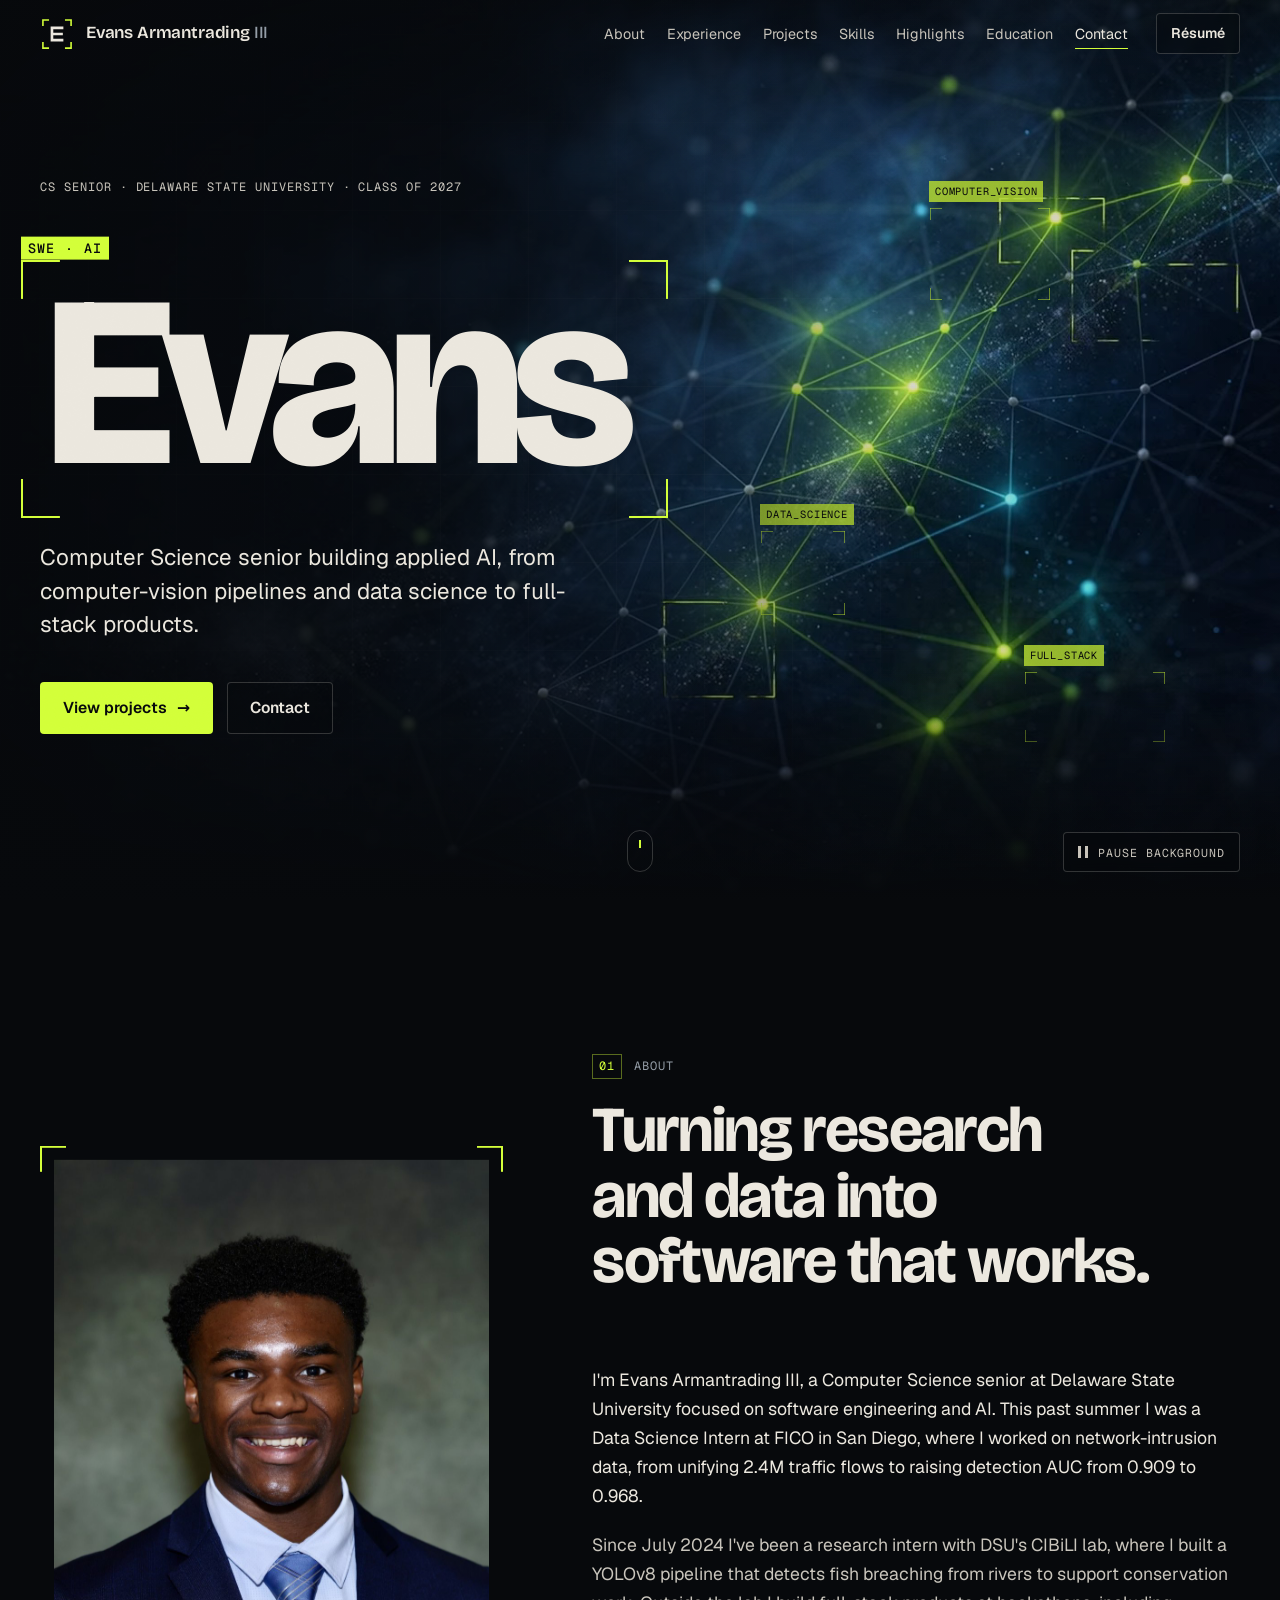
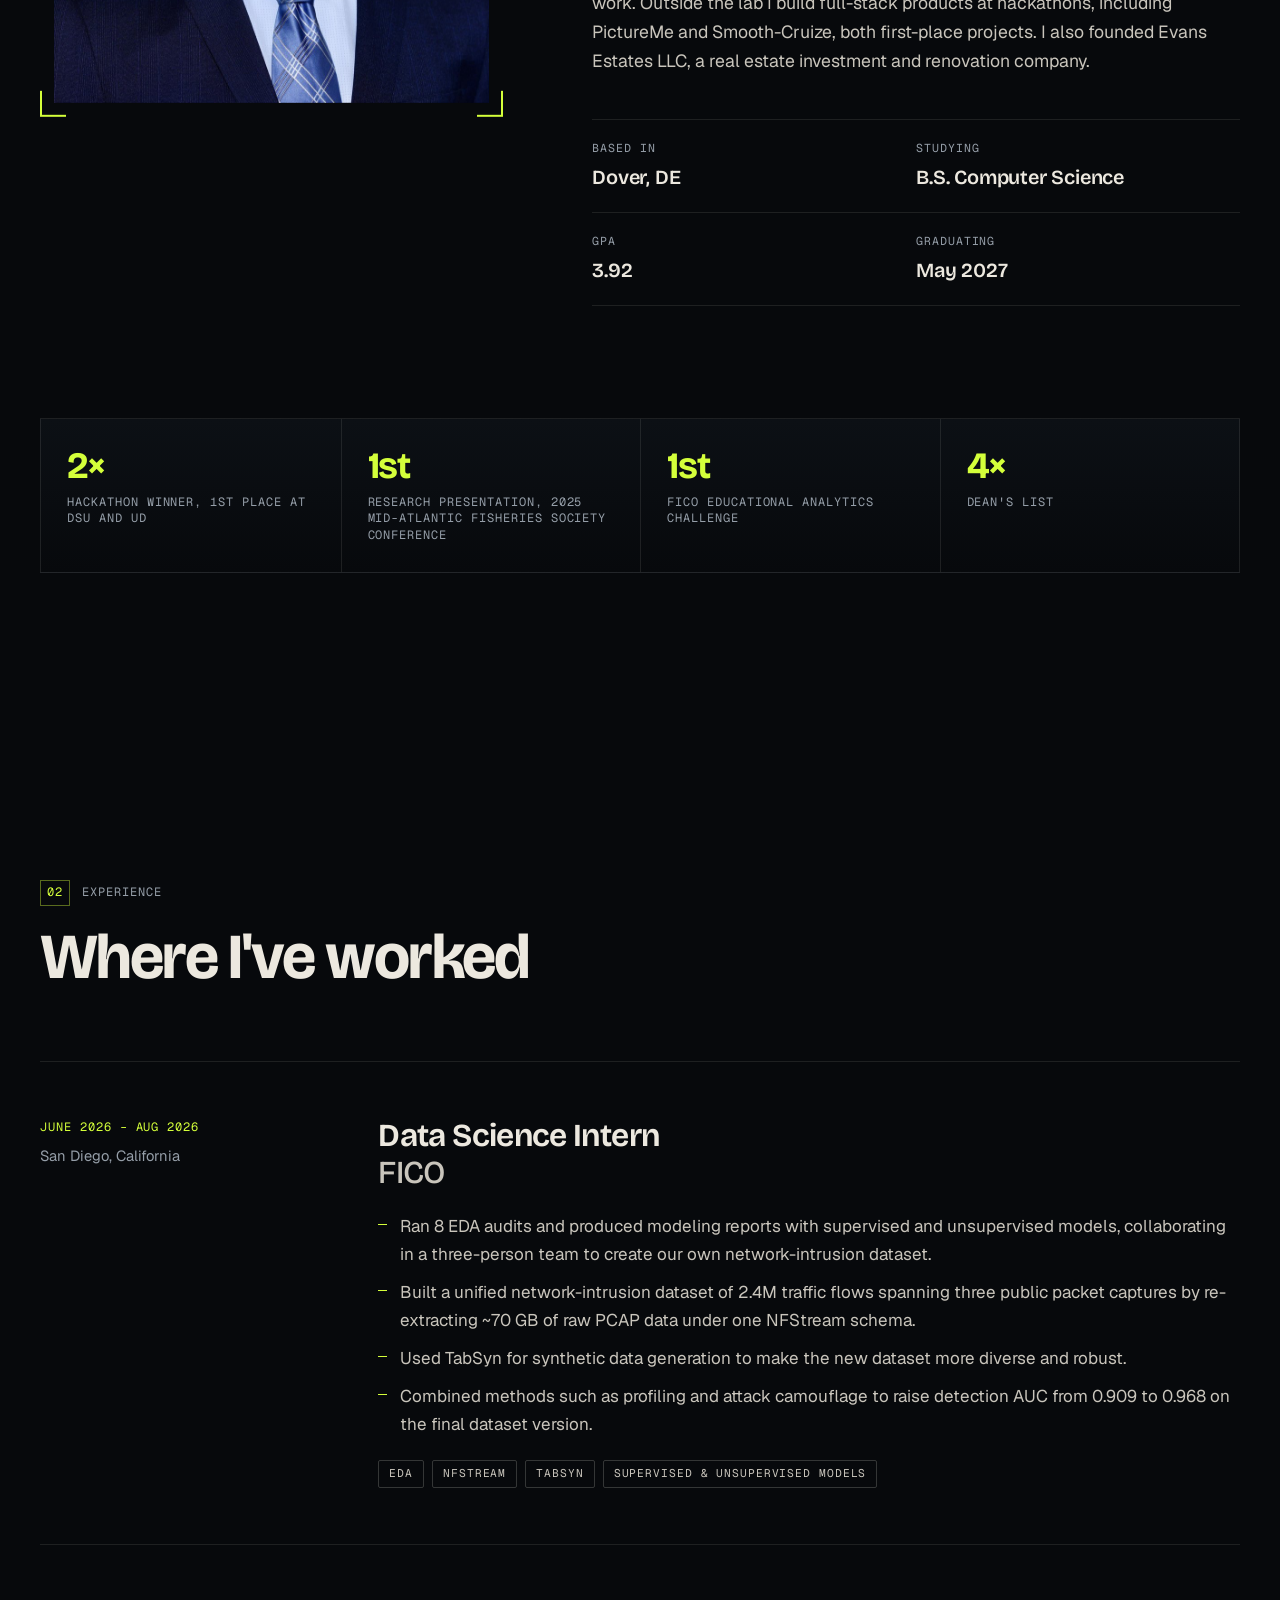
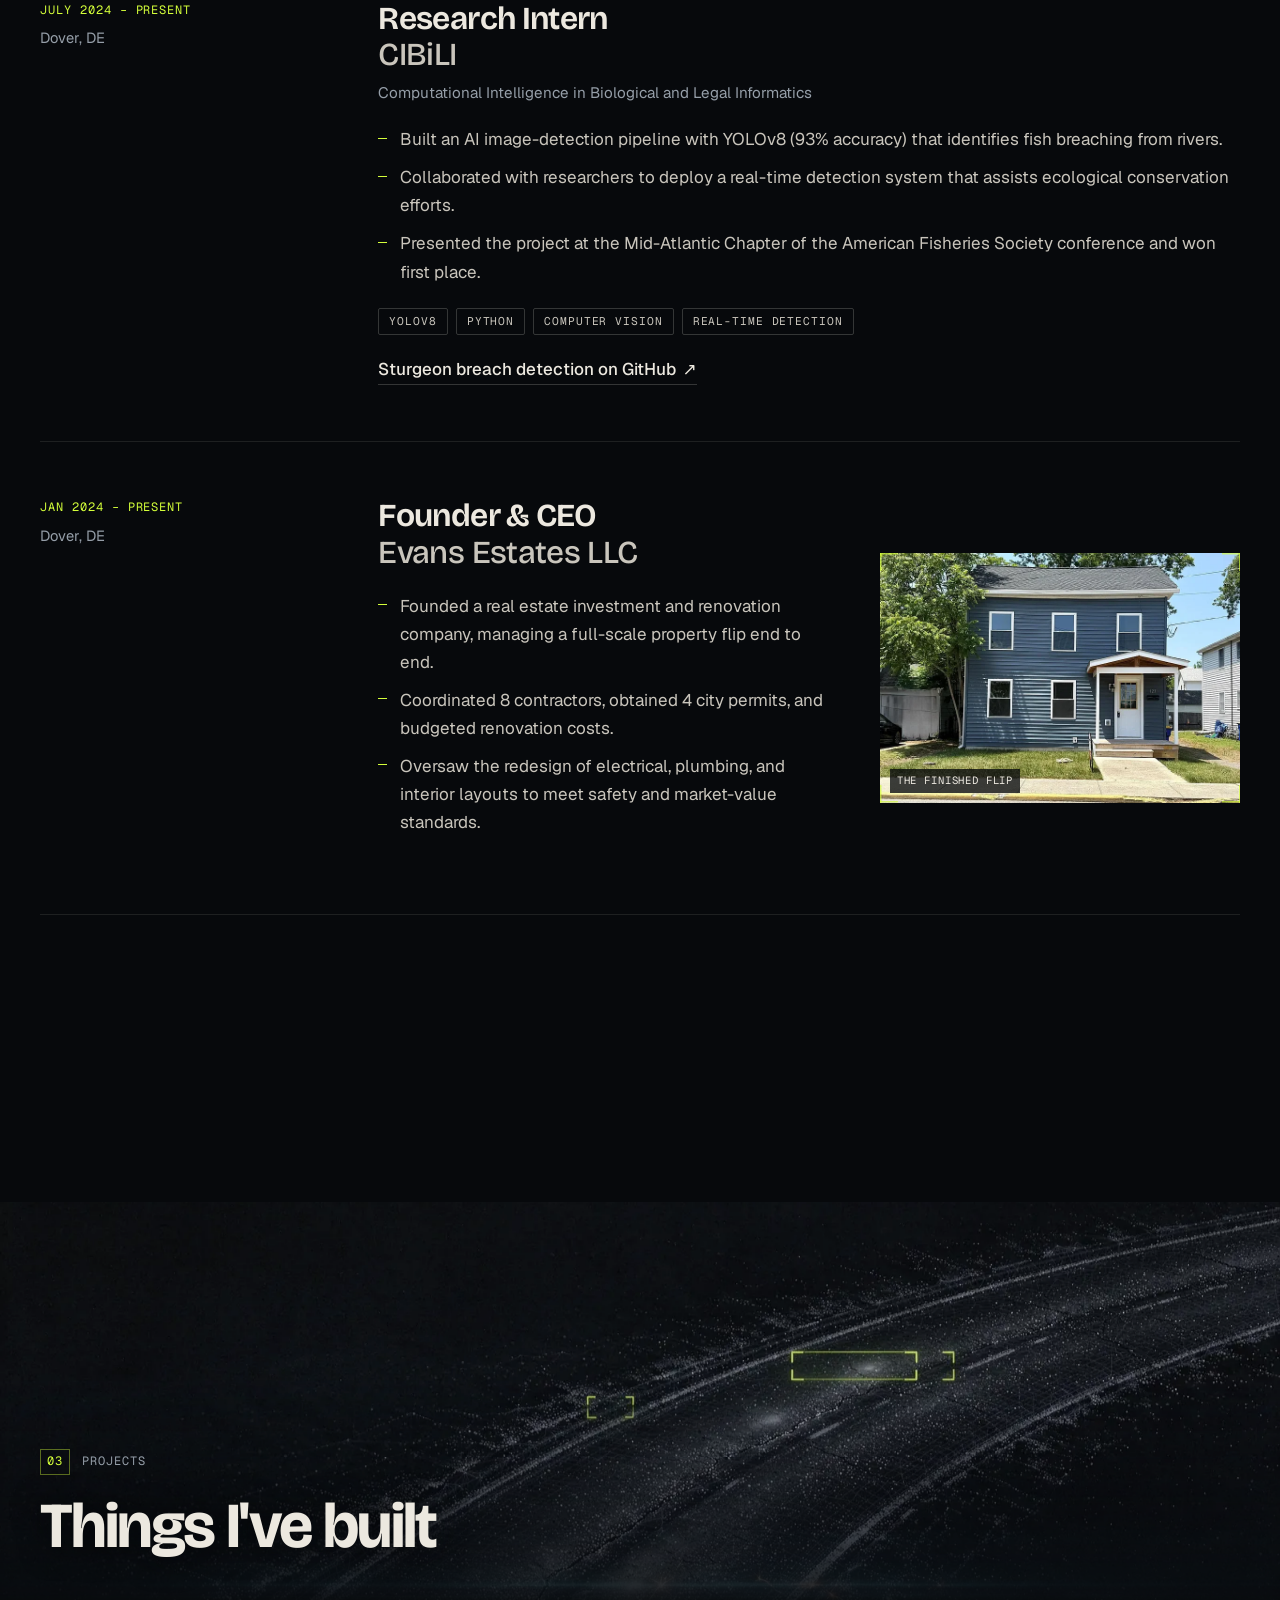
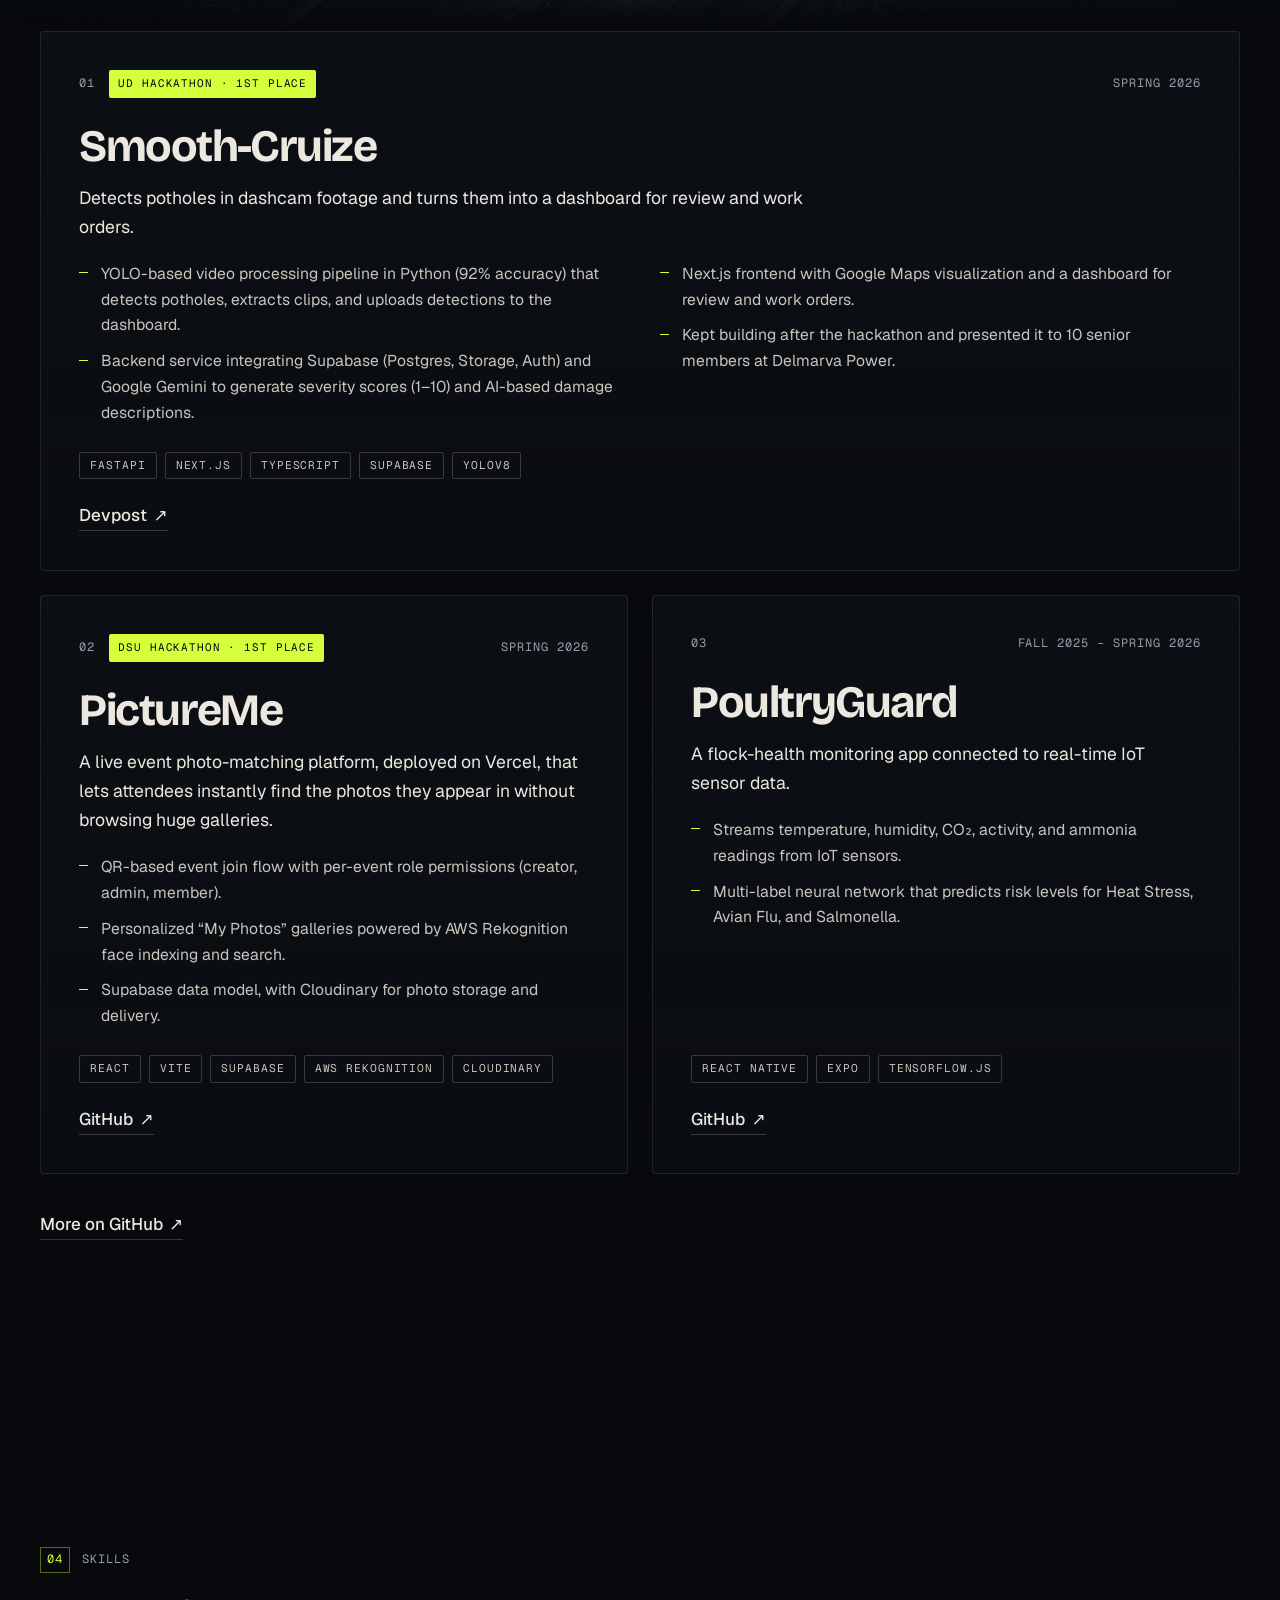
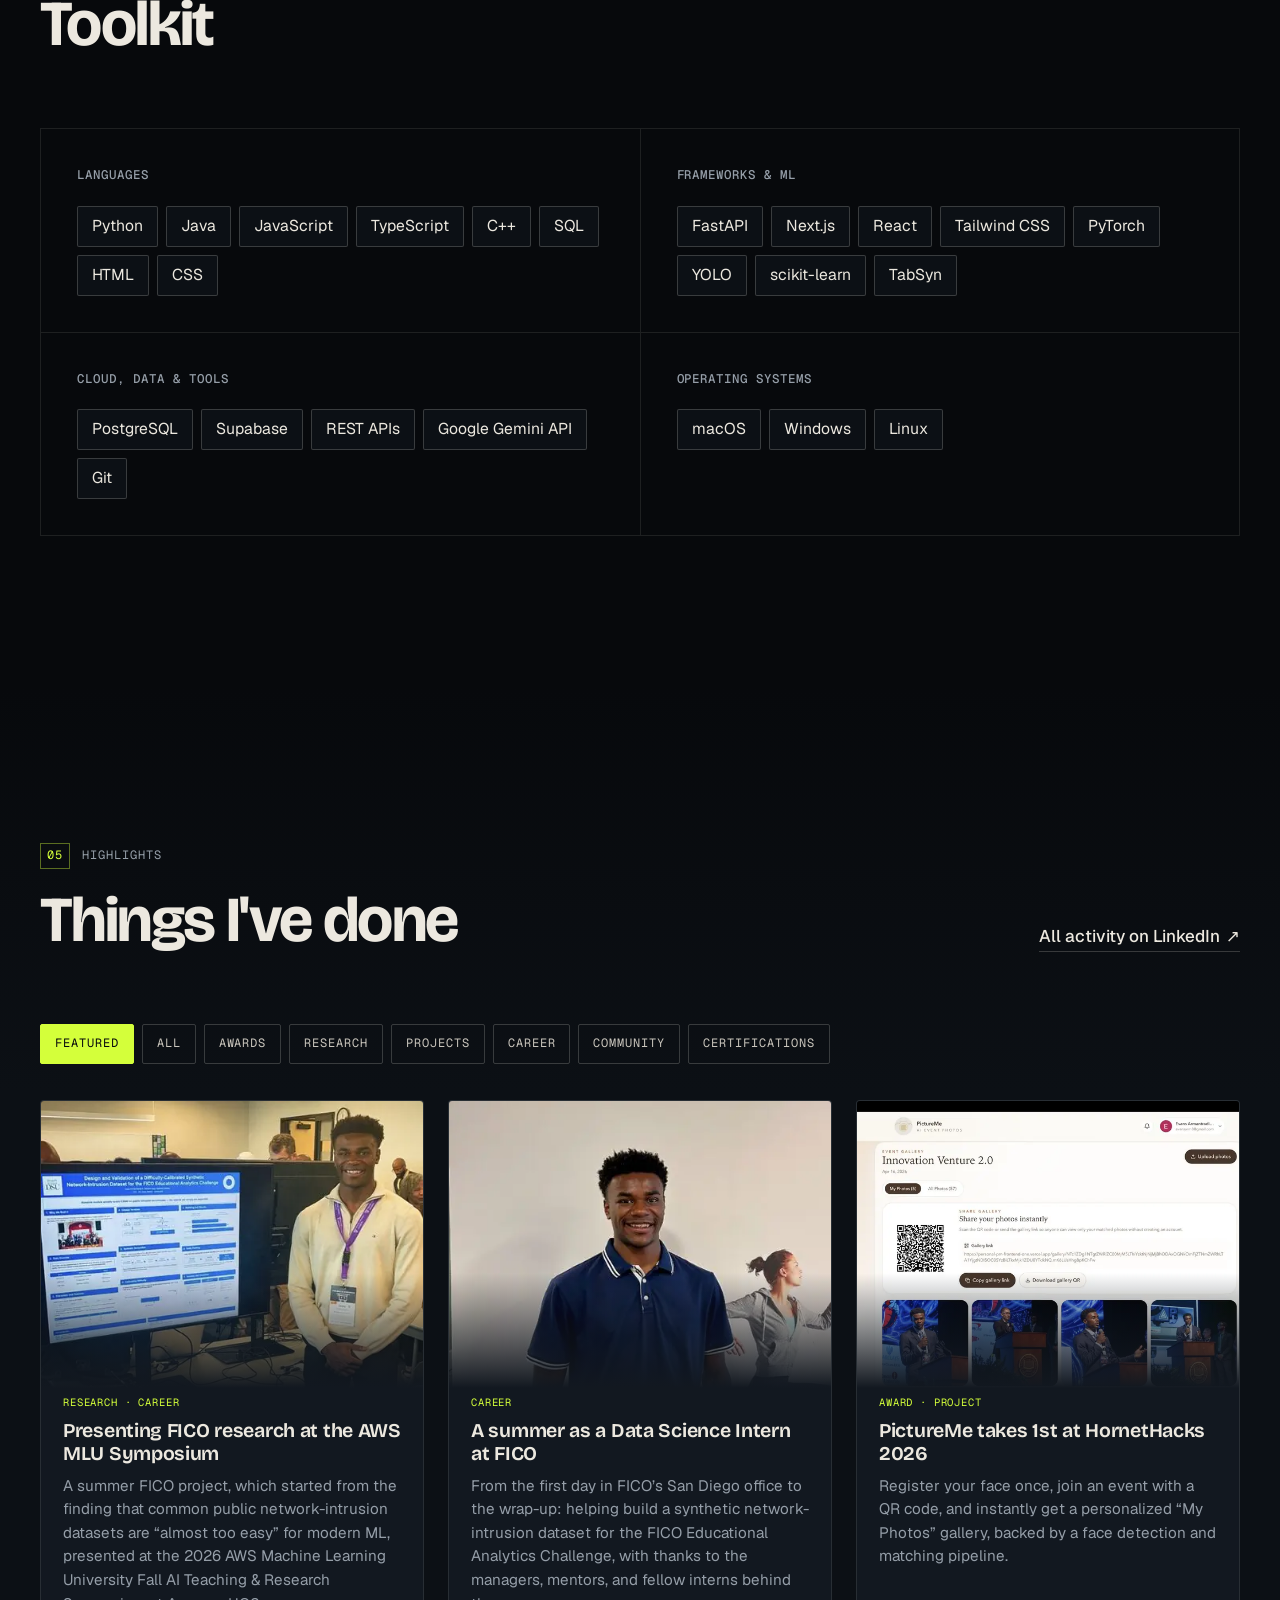
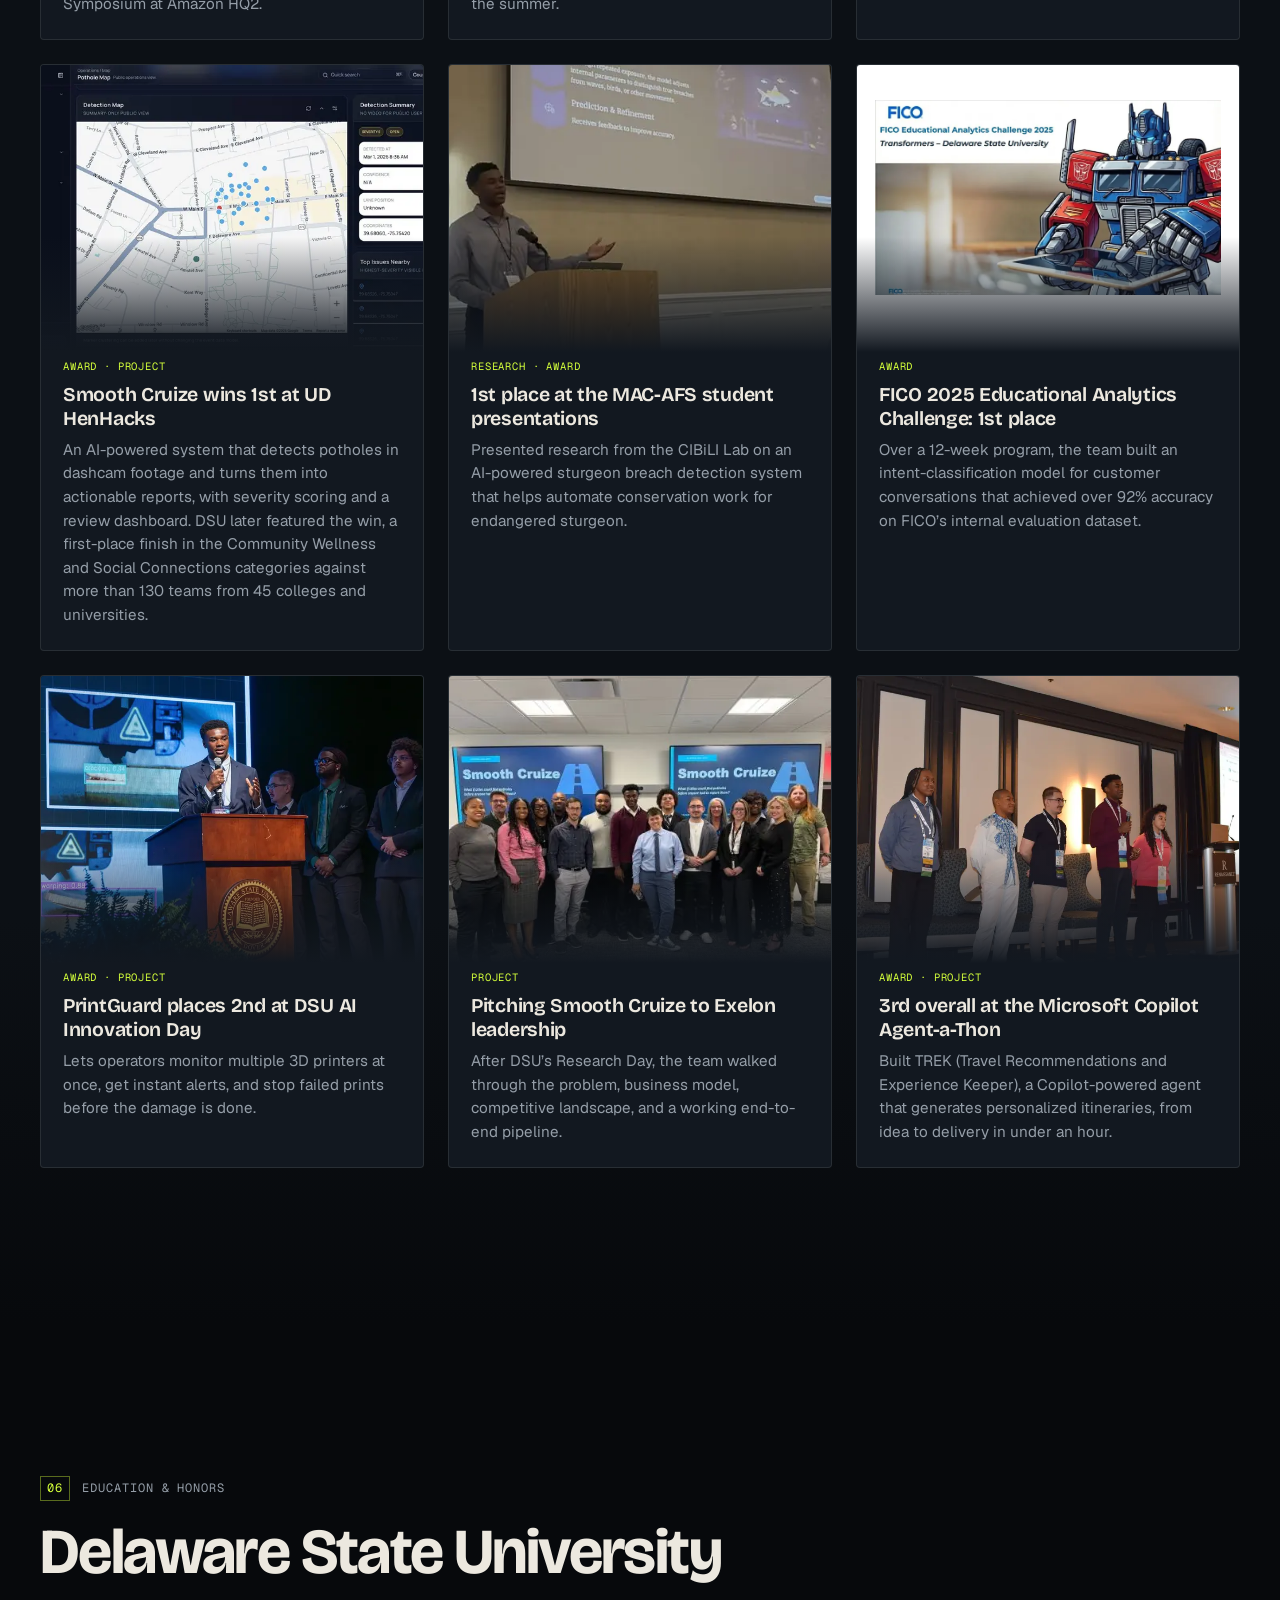
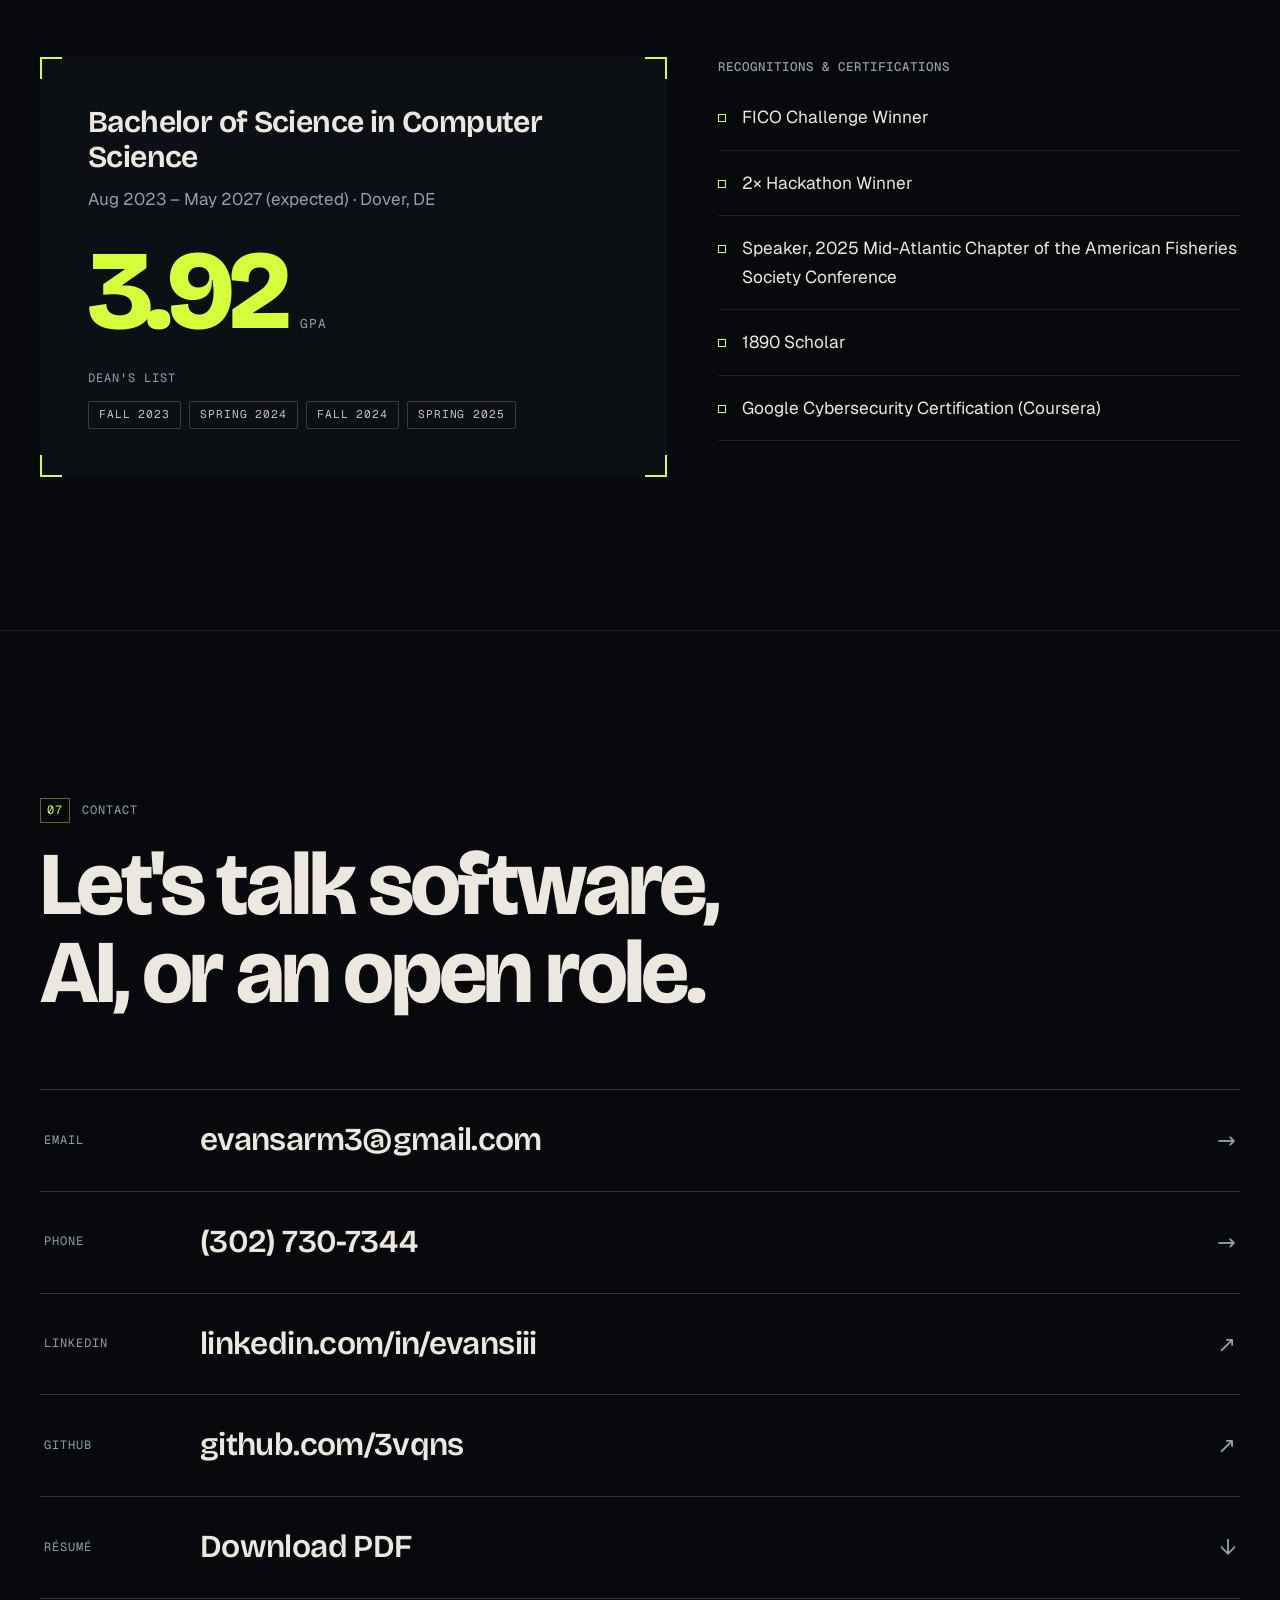
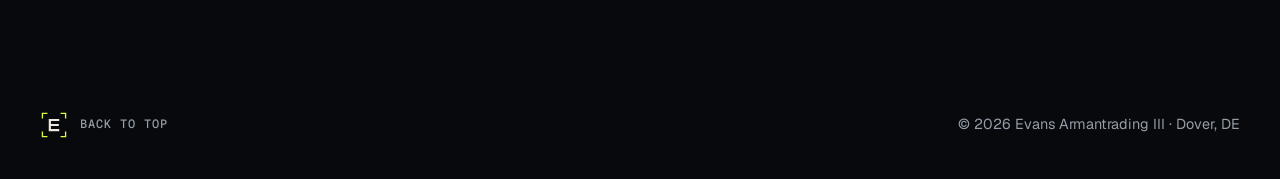
<file: index.html>
<!doctype html>
<html lang="en" class="no-js">
<head>
  <meta charset="utf-8">
  <meta name="viewport" content="width=device-width, initial-scale=1, viewport-fit=cover">
  <title>Evans Armantrading III | Software Engineering &amp; AI</title>
  <meta name="description" content="Evans Armantrading III is a Computer Science senior at Delaware State University (Class of 2027) building applied AI: computer-vision pipelines, data science, and full-stack products.">
  <meta name="author" content="Evans Armantrading III">
  <link rel="canonical" href="https://3vqns.github.io/">
  <meta name="theme-color" content="#07090c">
  <meta name="color-scheme" content="dark">

  <meta property="og:type" content="profile">
  <meta property="og:site_name" content="Evans Armantrading III">
  <meta property="og:title" content="Evans Armantrading III | Software Engineering &amp; AI">
  <meta property="og:description" content="CS senior at Delaware State University building applied AI: computer vision, data science, and full-stack products.">
  <meta property="og:url" content="https://3vqns.github.io/">
  <meta property="og:image" content="https://3vqns.github.io/assets/img/og.jpg">
  <meta property="og:image:width" content="1200">
  <meta property="og:image:height" content="630">
  <meta property="og:image:alt" content="Evans Armantrading III, software engineering and applied AI, over an abstract neural-network render.">
  <meta property="profile:first_name" content="Evans">
  <meta property="profile:last_name" content="Armantrading">
  <meta name="twitter:card" content="summary_large_image">
  <meta name="twitter:title" content="Evans Armantrading III | Software Engineering &amp; AI">
  <meta name="twitter:description" content="CS senior at Delaware State University building applied AI: computer vision, data science, and full-stack products.">
  <meta name="twitter:image" content="https://3vqns.github.io/assets/img/og.jpg">

  <link rel="icon" href="favicon.svg" type="image/svg+xml">
  <link rel="icon" href="assets/img/favicon-32.png" sizes="32x32" type="image/png">
  <link rel="apple-touch-icon" href="assets/img/apple-touch-icon.png">
  <link rel="manifest" href="site.webmanifest">

  <link rel="preload" href="assets/fonts/bricolage-grotesque-latin.woff2" as="font" type="font/woff2" crossorigin>
  <link rel="preload" href="assets/fonts/geist-latin.woff2" as="font" type="font/woff2" crossorigin>
  <link rel="preload" as="image" href="assets/img/hero-poster-1280.webp" imagesrcset="assets/img/hero-poster-960.webp 960w, assets/img/hero-poster-1280.webp 1280w, assets/img/hero-poster-1920.webp 1920w" imagesizes="100vw" fetchpriority="high">
  <link rel="stylesheet" href="assets/css/styles.css">
  <script>document.documentElement.classList.replace('no-js', 'js');</script>

  <script type="application/ld+json">
  {
    "@context": "https://schema.org",
    "@type": "Person",
    "name": "Evans Armantrading III",
    "givenName": "Evans",
    "familyName": "Armantrading",
    "honorificSuffix": "III",
    "url": "https://3vqns.github.io/",
    "image": "https://3vqns.github.io/assets/img/evans-armantrading-iii.jpg",
    "email": "mailto:evansarm3@gmail.com",
    "telephone": "+1-302-730-7344",
    "description": "Computer Science senior at Delaware State University focused on software engineering and AI.",
    "address": { "@type": "PostalAddress", "addressLocality": "Dover", "addressRegion": "DE", "addressCountry": "US" },
    "alumniOf": { "@type": "CollegeOrUniversity", "name": "Delaware State University", "url": "https://www.desu.edu/" },
    "affiliation": { "@type": "CollegeOrUniversity", "name": "Delaware State University" },
    "knowsAbout": ["Software Engineering", "Artificial Intelligence", "Machine Learning", "Computer Vision", "Data Science", "Python", "Java", "JavaScript", "TypeScript", "C++", "SQL", "React", "Next.js", "FastAPI", "PyTorch", "YOLO", "scikit-learn", "Supabase", "PostgreSQL"],
    "sameAs": ["https://www.linkedin.com/in/evansiii", "https://github.com/3vqns"]
  }
  </script>
</head>
<body>
  <a class="skip-link" href="#main">Skip to content</a>

  <header class="nav" data-nav>
    <div class="nav__inner">
      <a class="nav__brand" href="#top" aria-label="Evans Armantrading III, back to top">
        <svg class="mark" viewBox="0 0 64 64" aria-hidden="true"><use href="#mark"/></svg>
        <span class="nav__name">Evans Armantrading <span class="nav__suffix">III</span></span>
      </a>
      <button class="nav__toggle" type="button" aria-expanded="false" aria-controls="nav-menu" data-nav-toggle>
        <span class="visually-hidden">Menu</span>
        <span class="nav__toggle-bar" aria-hidden="true"></span>
        <span class="nav__toggle-bar" aria-hidden="true"></span>
      </button>
      <nav class="nav__menu" id="nav-menu" aria-label="Primary">
        <ul>
          <li><a href="#about">About</a></li>
          <li><a href="#experience">Experience</a></li>
          <li><a href="#projects">Projects</a></li>
          <li><a href="#skills">Skills</a></li>
          <li><a href="#highlights">Highlights</a></li>
          <li><a href="#education">Education</a></li>
          <li><a href="#contact">Contact</a></li>
        </ul>
        <a class="btn btn--small btn--ghost nav__resume" href="assets/Evans-Armantrading-III-Resume.pdf" download>Résumé</a>
      </nav>
    </div>
  </header>

  <main id="main">
    <!-- HERO ---------------------------------------------------------------->
    <section class="hero" id="top" aria-labelledby="hero-title">
      <div class="hero__layer hero__media" data-hero-depth="0.4" aria-hidden="true">
        <img class="hero__poster" src="assets/img/hero-poster-1280.webp"
             srcset="assets/img/hero-poster-960.webp 960w, assets/img/hero-poster-1280.webp 1280w, assets/img/hero-poster-1920.webp 1920w"
             sizes="100vw" alt="" width="1920" height="1080" fetchpriority="high" decoding="async">
        <video class="hero__video" muted loop playsinline preload="none" disablepictureinpicture
               poster="assets/img/hero-poster-1280.webp" data-hero-video tabindex="-1">
          <source data-src="assets/video/hero-540.webm" type="video/webm" media="(max-width: 820px)">
          <source data-src="assets/video/hero-540.mp4" type="video/mp4" media="(max-width: 820px)">
          <source data-src="assets/video/hero-1080.webm" type="video/webm">
          <source data-src="assets/video/hero-1080.mp4" type="video/mp4">
        </video>
      </div>
      <div class="hero__layer hero__grid" data-hero-depth="0.18" aria-hidden="true"></div>
      <div class="hero__layer hero__annotations" data-hero-depth="-0.12" aria-hidden="true">
        <span class="anno anno--a"><span class="anno__tag">computer_vision</span></span>
        <span class="anno anno--b"><span class="anno__tag">data_science</span></span>
        <span class="anno anno--c"><span class="anno__tag">full_stack</span></span>
      </div>
      <div class="hero__scrim" aria-hidden="true"></div>

      <div class="hero__content container" data-hero-depth="0.55" data-hero-fade>
        <p class="eyebrow hero__eyebrow">CS Senior <span aria-hidden="true">·</span> Delaware State University <span aria-hidden="true">·</span> Class of 2027</p>
        <h1 class="hero__title" id="hero-title">
          <span class="hero__name">Evans<span class="hero__box" aria-hidden="true"><span class="hero__box-tag">swe · ai</span></span></span>
        </h1>
        <p class="hero__lede">Computer Science senior building applied AI, from computer-vision pipelines and data science to full-stack products.</p>
        <div class="hero__ctas">
          <a class="btn btn--primary" href="#projects">View projects <span class="btn__arrow" aria-hidden="true">→</span></a>
          <a class="btn btn--ghost" href="#contact">Contact</a>
        </div>
      </div>

      <button class="hero__motion" type="button" data-motion-toggle aria-pressed="false" hidden>
        <span class="hero__motion-icon" aria-hidden="true"></span>
        <span class="hero__motion-label">Pause background</span>
      </button>
      <a class="hero__scroll" href="#about" aria-label="Scroll to About"><span aria-hidden="true"></span></a>
    </section>

    <!-- ABOUT --------------------------------------------------------------->
    <section class="section about" id="about" aria-labelledby="about-title">
      <div class="container about__grid">
        <figure class="about__portrait" data-reveal>
          <div class="frame frame--portrait" data-parallax="0.06">
            <!-- HEADSHOT: assets/img/evans-armantrading-iii.jpg (4:5), built from assets/src/headshot-original.jpg -->
            <img src="assets/img/evans-armantrading-iii.jpg" alt="Portrait of Evans Armantrading III" width="960" height="1200" loading="lazy" decoding="async">
          </div>
        </figure>
        <div class="about__body">
          <header class="section__head" data-reveal>
            <p class="section__index"><span>01</span> About</p>
            <h2 class="section__title" id="about-title">Turning research and data into software that works.</h2>
          </header>
          <div class="prose" data-reveal>
            <p>I'm Evans Armantrading III, a Computer Science senior at Delaware State University focused on software engineering and AI. This past summer I was a Data Science Intern at FICO in San Diego, where I worked on network-intrusion data, from unifying 2.4M traffic flows to raising detection AUC from 0.909 to 0.968.</p>
            <p>Since July 2024 I've been a research intern with DSU's CIBiLI lab, where I built a YOLOv8 pipeline that detects fish breaching from rivers to support conservation work. Outside the lab I build full-stack products at hackathons, including PictureMe and Smooth-Cruize, both first-place projects. I also founded Evans Estates LLC, a real estate investment and renovation company.</p>
          </div>
          <dl class="facts" data-reveal>
            <div><dt>Based in</dt><dd>Dover, DE</dd></div>
            <div><dt>Studying</dt><dd>B.S. Computer Science</dd></div>
            <div><dt>GPA</dt><dd>3.92</dd></div>
            <div><dt>Graduating</dt><dd>May 2027</dd></div>
          </dl>
        </div>
      </div>

      <div class="container">
        <ul class="readout" data-reveal aria-label="Recognition">
          <li><span class="readout__value">2×</span><span class="readout__label">Hackathon winner, 1st place at DSU and UD</span></li>
          <li><span class="readout__value">1st</span><span class="readout__label">Research presentation, 2025 Mid-Atlantic Fisheries Society conference</span></li>
          <li><span class="readout__value">1st</span><span class="readout__label">FICO Educational Analytics Challenge</span></li>
          <li><span class="readout__value">4×</span><span class="readout__label">Dean's List</span></li>
        </ul>
      </div>
    </section>

    <!-- EXPERIENCE ---------------------------------------------------------->
    <section class="section experience" id="experience" aria-labelledby="experience-title">
      <div class="container">
        <header class="section__head" data-reveal>
          <p class="section__index"><span>02</span> Experience</p>
          <h2 class="section__title" id="experience-title">Where I've worked</h2>
        </header>

        <ol class="timeline">
          <li class="role" data-reveal>
            <div class="role__meta">
              <p class="role__date">June 2026 – Aug 2026</p>
              <p class="role__place">San Diego, California</p>
            </div>
            <div class="role__body">
              <h3 class="role__title">Data Science Intern <span class="role__org">FICO</span></h3>
              <ul class="role__points">
                <li>Ran 8 EDA audits and produced modeling reports with supervised and unsupervised models, collaborating in a three-person team to create our own network-intrusion dataset.</li>
                <li>Built a unified network-intrusion dataset of 2.4M traffic flows spanning three public packet captures by re-extracting ~70&nbsp;GB of raw PCAP data under one NFStream schema.</li>
                <li>Used TabSyn for synthetic data generation to make the new dataset more diverse and robust.</li>
                <li>Combined methods such as profiling and attack camouflage to raise detection AUC from 0.909 to 0.968 on the final dataset version.</li>
              </ul>
              <ul class="chips" aria-label="Focus areas">
                <li>EDA</li><li>NFStream</li><li>TabSyn</li><li>Supervised &amp; unsupervised models</li>
              </ul>
            </div>
          </li>

          <li class="role" data-reveal>
            <div class="role__meta">
              <p class="role__date">July 2024 – Present</p>
              <p class="role__place">Dover, DE</p>
            </div>
            <div class="role__body">
              <h3 class="role__title">Research Intern <span class="role__org">CIBiLI</span></h3>
              <p class="role__sub">Computational Intelligence in Biological and Legal Informatics</p>
              <ul class="role__points">
                <li>Built an AI image-detection pipeline with YOLOv8 (93% accuracy) that identifies fish breaching from rivers.</li>
                <li>Collaborated with researchers to deploy a real-time detection system that assists ecological conservation efforts.</li>
                <li>Presented the project at the Mid-Atlantic Chapter of the American Fisheries Society conference and won first place.</li>
              </ul>
              <ul class="chips" aria-label="Tools">
                <li>YOLOv8</li><li>Python</li><li>Computer vision</li><li>Real-time detection</li>
              </ul>
              <p class="role__links"><a class="link" href="https://github.com/3vqns/sturgeon-breach-detection" rel="noopener">Sturgeon breach detection on GitHub <span aria-hidden="true">↗</span></a></p>
            </div>
          </li>

          <li class="role role--feature" data-reveal>
            <div class="role__meta">
              <p class="role__date">Jan 2024 – Present</p>
              <p class="role__place">Dover, DE</p>
            </div>
            <div class="role__body">
              <h3 class="role__title">Founder &amp; CEO <span class="role__org">Evans Estates LLC</span></h3>
              <ul class="role__points">
                <li>Founded a real estate investment and renovation company, managing a full-scale property flip end to end.</li>
                <li>Coordinated 8 contractors, obtained 4 city permits, and budgeted renovation costs.</li>
                <li>Oversaw the redesign of electrical, plumbing, and interior layouts to meet safety and market-value standards.</li>
              </ul>
            </div>
            <figure class="role__art frame">
              <img src="assets/img/evans-estates-house.webp" alt="The finished house from the Evans Estates property flip, with new blue siding, windows, and a covered front porch"
                   width="768" height="532" loading="lazy" decoding="async">
              <figcaption class="role__caption">The finished flip</figcaption>
            </figure>
          </li>
        </ol>
      </div>
    </section>

    <!-- PROJECTS ------------------------------------------------------------>
    <section class="section projects" id="projects" aria-labelledby="projects-title">
      <div class="projects__banner" aria-hidden="true">
        <div class="projects__banner-img" data-parallax="0.18">
          <img src="assets/img/projects-800.webp" srcset="assets/img/projects-800.webp 800w, assets/img/projects-1600.webp 1600w" sizes="100vw"
               alt="" width="1600" height="1067" loading="lazy" decoding="async">
        </div>
      </div>
      <div class="container">
        <header class="section__head section__head--over" data-reveal>
          <p class="section__index"><span>03</span> Projects</p>
          <h2 class="section__title" id="projects-title">Things I've built</h2>
        </header>

        <div class="project-grid">
          <article class="project project--wide" data-reveal aria-labelledby="p-smooth">
            <div class="project__top">
              <span class="project__num">01</span>
              <span class="badge">UD Hackathon · 1st Place</span>
              <span class="project__date">Spring 2026</span>
            </div>
            <h3 class="project__title" id="p-smooth">Smooth-Cruize</h3>
            <p class="project__desc">Detects potholes in dashcam footage and turns them into a dashboard for review and work orders.</p>
            <ul class="project__points">
              <li>YOLO-based video processing pipeline in Python (92% accuracy) that detects potholes, extracts clips, and uploads detections to the dashboard.</li>
              <li>Backend service integrating Supabase (Postgres, Storage, Auth) and Google Gemini to generate severity scores (1–10) and AI-based damage descriptions.</li>
              <li>Next.js frontend with Google Maps visualization and a dashboard for review and work orders.</li>
              <li>Kept building after the hackathon and presented it to 10 senior members at Delmarva Power.</li>
            </ul>
            <ul class="chips" aria-label="Tech used"><li>FastAPI</li><li>Next.js</li><li>TypeScript</li><li>Supabase</li><li>YOLOv8</li></ul>
            <p class="project__links"><a class="link" href="https://devpost.com/software/smooth-cruize" rel="noopener">Devpost <span aria-hidden="true">↗</span></a></p>
          </article>

          <article class="project" data-reveal aria-labelledby="p-pictureme">
            <div class="project__top">
              <span class="project__num">02</span>
              <span class="badge">DSU Hackathon · 1st Place</span>
              <span class="project__date">Spring 2026</span>
            </div>
            <h3 class="project__title" id="p-pictureme">PictureMe</h3>
            <p class="project__desc">A live event photo-matching platform, deployed on Vercel, that lets attendees instantly find the photos they appear in without browsing huge galleries.</p>
            <ul class="project__points">
              <li>QR-based event join flow with per-event role permissions (creator, admin, member).</li>
              <li>Personalized “My Photos” galleries powered by AWS Rekognition face indexing and search.</li>
              <li>Supabase data model, with Cloudinary for photo storage and delivery.</li>
            </ul>
            <ul class="chips" aria-label="Tech used"><li>React</li><li>Vite</li><li>Supabase</li><li>AWS Rekognition</li><li>Cloudinary</li></ul>
            <p class="project__links"><a class="link" href="https://github.com/3vqns/PictureMe" rel="noopener">GitHub <span aria-hidden="true">↗</span></a></p>
          </article>

          <article class="project" data-reveal aria-labelledby="p-poultry">
            <div class="project__top">
              <span class="project__num">03</span>
              <span class="project__date">Fall 2025 – Spring 2026</span>
            </div>
            <h3 class="project__title" id="p-poultry">PoultryGuard</h3>
            <p class="project__desc">A flock-health monitoring app connected to real-time IoT sensor data.</p>
            <ul class="project__points">
              <li>Streams temperature, humidity, CO₂, activity, and ammonia readings from IoT sensors.</li>
              <li>Multi-label neural network that predicts risk levels for Heat Stress, Avian Flu, and Salmonella.</li>
            </ul>
            <ul class="chips" aria-label="Tech used"><li>React Native</li><li>Expo</li><li>TensorFlow.js</li></ul>
            <p class="project__links"><a class="link" href="https://github.com/3vqns/PoultryApp" rel="noopener">GitHub <span aria-hidden="true">↗</span></a></p>
          </article>
        </div>

        <p class="projects__more" data-reveal><a class="link" href="https://github.com/3vqns" rel="noopener">More on GitHub <span aria-hidden="true">↗</span></a></p>
      </div>
    </section>

    <!-- SKILLS -------------------------------------------------------------->
    <section class="section skills" id="skills" aria-labelledby="skills-title">
      <div class="container">
        <header class="section__head" data-reveal>
          <p class="section__index"><span>04</span> Skills</p>
          <h2 class="section__title" id="skills-title">Toolkit</h2>
        </header>
        <div class="skill-grid">
          <section class="skill-group" data-reveal aria-labelledby="sk-lang">
            <h3 id="sk-lang" class="skill-group__title">Languages</h3>
            <ul class="chips chips--lg"><li>Python</li><li>Java</li><li>JavaScript</li><li>TypeScript</li><li>C++</li><li>SQL</li><li>HTML</li><li>CSS</li></ul>
          </section>
          <section class="skill-group" data-reveal aria-labelledby="sk-fw">
            <h3 id="sk-fw" class="skill-group__title">Frameworks &amp; ML</h3>
            <ul class="chips chips--lg"><li>FastAPI</li><li>Next.js</li><li>React</li><li>Tailwind CSS</li><li>PyTorch</li><li>YOLO</li><li>scikit-learn</li><li>TabSyn</li></ul>
          </section>
          <section class="skill-group" data-reveal aria-labelledby="sk-tools">
            <h3 id="sk-tools" class="skill-group__title">Cloud, data &amp; tools</h3>
            <ul class="chips chips--lg"><li>PostgreSQL</li><li>Supabase</li><li>REST APIs</li><li>Google Gemini API</li><li>Git</li></ul>
          </section>
          <section class="skill-group" data-reveal aria-labelledby="sk-os">
            <h3 id="sk-os" class="skill-group__title">Operating systems</h3>
            <ul class="chips chips--lg"><li>macOS</li><li>Windows</li><li>Linux</li></ul>
          </section>
        </div>
      </div>
    </section>

    <!-- POSTS --------------------------------------------------------------->
    <section class="section posts" id="highlights" aria-labelledby="highlights-title">
      <div class="container">
        <header class="section__head posts__head" data-reveal>
          <div>
            <p class="section__index"><span>05</span> Highlights</p>
            <h2 class="section__title" id="highlights-title">Things I've done</h2>
          </div>
          <a class="link" href="https://www.linkedin.com/in/evansiii/recent-activity/all/" rel="noopener">All activity on LinkedIn <span aria-hidden="true">↗</span></a>
        </header>

        <div class="filters" role="group" aria-label="Filter highlights" data-filters>
          <button type="button" class="filter" data-filter="featured" aria-pressed="true">Featured</button>
          <button type="button" class="filter" data-filter="all" aria-pressed="false">All</button>
          <button type="button" class="filter" data-filter="award" aria-pressed="false">Awards</button>
          <button type="button" class="filter" data-filter="research" aria-pressed="false">Research</button>
          <button type="button" class="filter" data-filter="project" aria-pressed="false">Projects</button>
          <button type="button" class="filter" data-filter="career" aria-pressed="false">Career</button>
          <button type="button" class="filter" data-filter="community" aria-pressed="false">Community</button>
          <button type="button" class="filter" data-filter="cert" aria-pressed="false">Certifications</button>
        </div>
        <p class="visually-hidden" aria-live="polite" data-posts-status></p>

        <ul class="post-grid" data-posts>
          <noscript>
            <li class="post-noscript">Turn on JavaScript to browse the post gallery, or <a class="link" href="https://www.linkedin.com/in/evansiii/recent-activity/all/">view the posts on LinkedIn</a>.</li>
          </noscript>
        </ul>
      </div>

      <dialog class="lightbox" data-lightbox aria-labelledby="lb-title">
        <div class="lightbox__inner">
          <div class="lightbox__bar">
            <p class="lightbox__count" data-lb-count></p>
            <div class="lightbox__nav">
              <button type="button" class="icon-btn" data-lb-prev aria-label="Previous post">←</button>
              <button type="button" class="icon-btn" data-lb-next aria-label="Next post">→</button>
              <button type="button" class="icon-btn" data-lb-close aria-label="Close">✕</button>
            </div>
          </div>
          <div class="lightbox__body">
            <div class="lightbox__shot" tabindex="0" role="region" aria-label="Post media, scrollable"></div>
            <div class="lightbox__text">
              <h3 class="lightbox__title" id="lb-title" data-lb-title></h3>
              <div class="lightbox__quotes" data-lb-quotes></div>
              <p class="lightbox__summary" data-lb-summary></p>
              <p class="lightbox__links" data-lb-links></p>
            </div>
          </div>
        </div>
      </dialog>
    </section>

    <!-- EDUCATION ----------------------------------------------------------->
    <section class="section education" id="education" aria-labelledby="education-title">
      <div class="container">
        <header class="section__head" data-reveal>
          <p class="section__index"><span>06</span> Education &amp; honors</p>
          <h2 class="section__title" id="education-title">Delaware State University</h2>
        </header>
        <div class="edu-grid">
          <article class="edu-card frame" data-reveal>
            <p class="edu-card__degree">Bachelor of Science in Computer Science</p>
            <p class="edu-card__meta">Aug 2023 – May 2027 (expected) <span aria-hidden="true">·</span> Dover, DE</p>
            <div class="edu-card__gpa">
              <span class="edu-card__gpa-value">3.92</span>
              <span class="edu-card__gpa-label">GPA</span>
            </div>
            <div class="edu-card__deans">
              <p class="edu-card__label">Dean's List</p>
              <ul class="chips"><li>Fall 2023</li><li>Spring 2024</li><li>Fall 2024</li><li>Spring 2025</li></ul>
            </div>
          </article>
          <div class="honors" data-reveal>
            <h3 class="honors__title">Recognitions &amp; certifications</h3>
            <ul class="honors__list">
              <li><span class="honors__mark" aria-hidden="true"></span>FICO Challenge Winner</li>
              <li><span class="honors__mark" aria-hidden="true"></span>2× Hackathon Winner</li>
              <li><span class="honors__mark" aria-hidden="true"></span>Speaker, 2025 Mid-Atlantic Chapter of the American Fisheries Society Conference</li>
              <li><span class="honors__mark" aria-hidden="true"></span>1890 Scholar</li>
              <li><span class="honors__mark" aria-hidden="true"></span>Google Cybersecurity Certification (Coursera)</li>
            </ul>
          </div>
        </div>
      </div>
    </section>
  </main>

  <!-- CONTACT --------------------------------------------------------------->
  <footer class="contact" id="contact" aria-labelledby="contact-title">
    <div class="contact__glow" aria-hidden="true" data-parallax="0.12"></div>
    <div class="container">
      <header class="section__head" data-reveal>
        <p class="section__index"><span>07</span> Contact</p>
        <h2 class="contact__title" id="contact-title">Let's talk software, AI, or an open role.</h2>
      </header>
      <ul class="contact__list" data-reveal>
        <li><a class="contact__row" href="mailto:evansarm3@gmail.com"><span class="contact__label">Email</span><span class="contact__value">evansarm3@gmail.com</span><span class="contact__go" aria-hidden="true">→</span></a></li>
        <li><a class="contact__row" href="tel:+13027307344"><span class="contact__label">Phone</span><span class="contact__value">(302) 730-7344</span><span class="contact__go" aria-hidden="true">→</span></a></li>
        <li><a class="contact__row" href="https://www.linkedin.com/in/evansiii" rel="noopener"><span class="contact__label">LinkedIn</span><span class="contact__value">linkedin.com/in/evansiii</span><span class="contact__go" aria-hidden="true">↗</span></a></li>
        <li><a class="contact__row" href="https://github.com/3vqns" rel="noopener"><span class="contact__label">GitHub</span><span class="contact__value">github.com/3vqns</span><span class="contact__go" aria-hidden="true">↗</span></a></li>
        <li><a class="contact__row" href="assets/Evans-Armantrading-III-Resume.pdf" download><span class="contact__label">Résumé</span><span class="contact__value">Download PDF</span><span class="contact__go" aria-hidden="true">↓</span></a></li>
      </ul>
      <div class="footer__base">
        <a class="nav__brand" href="#top" aria-label="Back to top">
          <svg class="mark" viewBox="0 0 64 64" aria-hidden="true"><use href="#mark"/></svg>
          <span>Back to top</span>
        </a>
        <p>© <span data-year>2026</span> Evans Armantrading III <span aria-hidden="true">·</span> Dover, DE</p>
      </div>
    </div>
  </footer>

  <svg width="0" height="0" style="position:absolute" aria-hidden="true" focusable="false">
    <symbol id="mark" viewBox="0 0 64 64">
      <path fill="none" stroke-width="3" style="stroke: var(--mark-frame, currentColor)" d="M5.5 17V5.5H17M47 5.5h11.5V17M58.5 47v11.5H47M17 58.5H5.5V47"/>
      <path style="fill: var(--mark-e, currentColor)" d="M20 18h24v5H25v6.5h18v5H25V41h19v5H20z"/>
    </symbol>
  </svg>

  <script src="assets/js/posts-data.js" defer></script>
  <script src="assets/js/main.js" defer></script>
</body>
</html>
</file>
<file: assets/css/styles.css>
/* ==========================================================================
   Evans Armantrading III, portfolio
   Identity: "signal": ink-black field, bone text, chartreuse detection accents.
   ========================================================================== */

@font-face {
  font-family: "Bricolage Grotesque";
  src: url("../fonts/bricolage-grotesque-latin.woff2") format("woff2");
  font-weight: 400 800;
  font-display: swap;
}
@font-face {
  font-family: "Geist";
  src: url("../fonts/geist-latin.woff2") format("woff2");
  font-weight: 300 700;
  font-display: swap;
}
@font-face {
  font-family: "Geist Mono";
  src: url("../fonts/geist-mono-latin.woff2") format("woff2");
  font-weight: 400 600;
  font-display: swap;
}

:root {
  --ink: #07090c;
  --ink-2: #0c1015;
  --ink-3: #121820;
  --ink-4: #1a222c;
  --line: rgba(236, 232, 223, 0.1);
  --line-strong: rgba(236, 232, 223, 0.2);
  --bone: #ece8df;
  --bone-dim: #c9c5bc;
  --mute: #959ea8;          /* 7.3:1 on --ink */
  --signal: #d4ff3a;
  --signal-dim: rgba(212, 255, 58, 0.14);
  --ice: #8fe3ff;

  --font-display: "Bricolage Grotesque", "Segoe UI", system-ui, sans-serif;
  --font-body: "Geist", "Segoe UI", system-ui, -apple-system, sans-serif;
  --font-mono: "Geist Mono", ui-monospace, "Cascadia Mono", Consolas, monospace;

  --gutter: clamp(16px, 4vw, 40px);
  --maxw: 1200px;
  --radius: 4px;
  --ease: cubic-bezier(0.2, 0.7, 0.1, 1);
  --nav-h: 68px;

  --mark-frame: var(--signal);
  --mark-e: var(--bone);

  color-scheme: dark;
}

*, *::before, *::after { box-sizing: border-box; }

html {
  -webkit-text-size-adjust: 100%;
  scroll-padding-top: calc(var(--nav-h) + 12px);
}
@media (prefers-reduced-motion: no-preference) {
  html { scroll-behavior: smooth; }
}

body {
  margin: 0;
  background: var(--ink);
  color: var(--bone);
  font-family: var(--font-body);
  font-size: 1.0625rem;
  line-height: 1.65;
  font-weight: 400;
  -webkit-font-smoothing: antialiased;
  text-rendering: optimizeLegibility;
  overflow-x: hidden;
}

/* Generated grain texture over the whole page */
body::before {
  content: "";
  position: fixed;
  inset: 0;
  z-index: 100;
  pointer-events: none;
  background: url("../img/grain.webp") repeat;
  background-size: 256px;
  mix-blend-mode: overlay;
  opacity: 0.22;
}

img, video, svg { display: block; max-width: 100%; }
img { height: auto; }
a { color: inherit; }
h1, h2, h3, p, ul, ol, dl, dd, figure, blockquote { margin: 0; }
ul, ol { padding: 0; list-style: none; }
button { font: inherit; color: inherit; }

::selection { background: var(--signal); color: var(--ink); }

:focus-visible {
  outline: 2px solid var(--signal);
  outline-offset: 3px;
  border-radius: 2px;
}

.visually-hidden {
  position: absolute !important;
  width: 1px; height: 1px;
  padding: 0; margin: -1px;
  overflow: hidden; clip: rect(0 0 0 0);
  white-space: nowrap; border: 0;
}

.skip-link {
  position: fixed;
  top: 12px; left: 12px;
  z-index: 200;
  padding: 10px 16px;
  background: var(--signal);
  color: var(--ink);
  font-weight: 600;
  text-decoration: none;
  transform: translateY(-160%);
  transition: transform 0.2s var(--ease);
}
.skip-link:focus { transform: none; }

.container {
  width: 100%;
  max-width: calc(var(--maxw) + var(--gutter) * 2);
  margin-inline: auto;
  padding-inline: var(--gutter);
}

/* ---------- Detection-bracket motif ------------------------------------ */
.frame {
  --c: var(--line-strong);
  --l: 18px;
  --w: 1.5px;
  position: relative;
}
.frame::after {
  content: "";
  position: absolute;
  inset: 0;
  pointer-events: none;
  background:
    linear-gradient(var(--c), var(--c)) top left / var(--l) var(--w),
    linear-gradient(var(--c), var(--c)) top left / var(--w) var(--l),
    linear-gradient(var(--c), var(--c)) top right / var(--l) var(--w),
    linear-gradient(var(--c), var(--c)) top right / var(--w) var(--l),
    linear-gradient(var(--c), var(--c)) bottom left / var(--l) var(--w),
    linear-gradient(var(--c), var(--c)) bottom left / var(--w) var(--l),
    linear-gradient(var(--c), var(--c)) bottom right / var(--l) var(--w),
    linear-gradient(var(--c), var(--c)) bottom right / var(--w) var(--l);
  background-repeat: no-repeat;
}

/* ---------- Typography helpers ----------------------------------------- */
.eyebrow, .section__index, .role__date, .project__num, .project__date, .badge,
.chips li, .filter, .contact__label, .anno__tag, .readout__label, .edu-card__label,
.lightbox__count, .post-card__cat {
  font-family: var(--font-mono);
  font-size: 0.75rem;
  letter-spacing: 0.08em;
  text-transform: uppercase;
}

.section { position: relative; padding-block: clamp(88px, 12vw, 160px); }

.section__head { margin-bottom: clamp(40px, 6vw, 72px); max-width: 52rem; }
.section__index {
  display: flex; align-items: center; gap: 12px;
  color: var(--mute);
  margin-bottom: 18px;
}
.section__index span {
  color: var(--signal);
  padding: 2px 6px;
  border: 1px solid rgba(212, 255, 58, 0.4);
}
.section__title {
  font-family: var(--font-display);
  font-weight: 700;
  font-size: clamp(2.1rem, 5.2vw, 4rem);
  line-height: 1.02;
  letter-spacing: -0.025em;
  font-variation-settings: "opsz" 96;
  text-wrap: balance;
}

.link {
  display: inline-flex; align-items: center; gap: 6px;
  color: var(--bone);
  text-decoration: none;
  font-weight: 500;
  background: linear-gradient(var(--signal), var(--signal)) left bottom / 0 1px no-repeat,
              linear-gradient(var(--line-strong), var(--line-strong)) left bottom / 100% 1px no-repeat;
  padding-bottom: 2px;
  transition: background-size 0.35s var(--ease), color 0.2s;
}
.link:hover { background-size: 100% 1px, 100% 1px; color: var(--signal); }

/* ---------- Buttons ----------------------------------------------------- */
.btn {
  display: inline-flex; align-items: center; justify-content: center; gap: 10px;
  min-height: 48px;
  padding: 12px 22px;
  border-radius: var(--radius);
  font-weight: 600;
  font-size: 0.98rem;
  text-decoration: none;
  border: 1px solid transparent;
  transition: transform 0.25s var(--ease), background-color 0.2s, border-color 0.2s, color 0.2s;
}
.btn--primary { background: var(--signal); color: var(--ink); }
.btn--primary:hover { background: #e3ff7a; transform: translateY(-2px); }
.btn--ghost { border-color: var(--line-strong); color: var(--bone); background: rgba(7, 9, 12, 0.35); backdrop-filter: blur(6px); }
.btn--ghost:hover { border-color: var(--bone); transform: translateY(-2px); }
.btn--small { min-height: 38px; padding: 8px 14px; font-size: 0.875rem; }
.btn__arrow { transition: transform 0.25s var(--ease); }
.btn:hover .btn__arrow { transform: translateX(4px); }

/* ---------- Nav --------------------------------------------------------- */
.nav {
  position: fixed;
  inset: 0 0 auto 0;
  z-index: 50;
  height: var(--nav-h);
  transition: background-color 0.3s, border-color 0.3s, backdrop-filter 0.3s;
  border-bottom: 1px solid transparent;
}
.nav.is-scrolled {
  background: rgba(7, 9, 12, 0.78);
  backdrop-filter: blur(14px) saturate(1.2);
  -webkit-backdrop-filter: blur(14px) saturate(1.2);
  border-bottom-color: var(--line);
}
.nav__inner {
  height: 100%;
  max-width: calc(var(--maxw) + var(--gutter) * 2);
  margin-inline: auto;
  padding-inline: var(--gutter);
  display: flex; align-items: center; justify-content: space-between; gap: 24px;
}
.nav__brand {
  display: inline-flex; align-items: center; gap: 12px;
  text-decoration: none;
  font-family: var(--font-display);
  font-weight: 600;
  letter-spacing: -0.01em;
}
.mark { width: 34px; height: 34px; flex: none; color: var(--bone); }
.nav__suffix { color: var(--mute); font-weight: 500; }
.nav__menu { display: flex; align-items: center; gap: 28px; }
.nav__menu ul { display: flex; gap: 22px; }
.nav__menu ul a {
  position: relative;
  text-decoration: none;
  font-size: 0.9rem;
  color: var(--bone-dim);
  padding: 6px 0;
  transition: color 0.2s;
}
.nav__menu ul a:hover, .nav__menu ul a[aria-current="true"] { color: var(--bone); }
.nav__menu ul a[aria-current="true"]::after {
  content: ""; position: absolute; left: 0; right: 0; bottom: 0;
  height: 1px; background: var(--signal);
}
.nav__toggle { display: none; }

@media (max-width: 960px) {
  .nav__name { display: none; }
  .nav__toggle {
    display: inline-flex; flex-direction: column; justify-content: center; gap: 6px;
    width: 46px; height: 46px; padding: 0 11px;
    background: transparent; border: 1px solid var(--line-strong); border-radius: var(--radius);
    cursor: pointer;
  }
  .nav__toggle-bar { display: block; height: 1.5px; background: var(--bone); transition: transform 0.3s var(--ease); }
  .nav__toggle[aria-expanded="true"] .nav__toggle-bar:nth-child(2) { transform: translateY(3.75px) rotate(45deg); }
  .nav__toggle[aria-expanded="true"] .nav__toggle-bar:nth-child(3) { transform: translateY(-3.75px) rotate(-45deg); }
  .nav__menu {
    position: fixed;
    inset: var(--nav-h) 0 auto 0;
    flex-direction: column; align-items: stretch; gap: 20px;
    padding: 20px var(--gutter) 28px;
    background: rgba(7, 9, 12, 0.97);
    border-bottom: 1px solid var(--line);
    transform: translateY(-8px);
    opacity: 0; visibility: hidden;
    transition: opacity 0.25s, transform 0.3s var(--ease), visibility 0s linear 0.3s;
  }
  .nav.is-open { background: rgba(7, 9, 12, 0.97); }
  .nav.is-open .nav__menu { opacity: 1; visibility: visible; transform: none; transition-delay: 0s; }
  .nav__menu ul { flex-direction: column; gap: 0; }
  .nav__menu ul a { display: block; padding: 12px 0; font-size: 1.15rem; border-bottom: 1px solid var(--line); }
  .nav__menu ul a[aria-current="true"]::after { display: none; }
  .nav__resume { align-self: flex-start; }
}

/* ---------- Hero -------------------------------------------------------- */
.hero {
  position: relative;
  min-height: 100vh;
  min-height: 100svh;
  display: flex; align-items: center;
  overflow: hidden;
  isolation: isolate;
  padding-block: calc(var(--nav-h) + 40px) 96px;
}
.hero__layer { position: absolute; inset: -6% 0; will-change: transform; }
.hero__media { z-index: -4; }
.hero__poster, .hero__video {
  position: absolute; inset: 0;
  width: 100%; height: 100%;
  object-fit: cover;
  object-position: 70% 50%;
}
.hero__video { opacity: 0; transition: opacity 1.2s ease; }
.hero__video.is-playing { opacity: 1; }

.hero__grid {
  z-index: -3;
  background-image:
    linear-gradient(to right, rgba(236, 232, 223, 0.045) 1px, transparent 1px),
    linear-gradient(to bottom, rgba(236, 232, 223, 0.045) 1px, transparent 1px);
  background-size: 88px 88px;
  mask-image: radial-gradient(ellipse 80% 70% at 30% 50%, #000 20%, transparent 75%);
  -webkit-mask-image: radial-gradient(ellipse 80% 70% at 30% 50%, #000 20%, transparent 75%);
}

.hero__annotations { z-index: -2; }
.anno {
  --c: rgba(212, 255, 58, 0.55);
  position: absolute;
  width: var(--w); height: var(--h);
  background:
    linear-gradient(var(--c), var(--c)) top left / 12px 1px,
    linear-gradient(var(--c), var(--c)) top left / 1px 12px,
    linear-gradient(var(--c), var(--c)) top right / 12px 1px,
    linear-gradient(var(--c), var(--c)) top right / 1px 12px,
    linear-gradient(var(--c), var(--c)) bottom left / 12px 1px,
    linear-gradient(var(--c), var(--c)) bottom left / 1px 12px,
    linear-gradient(var(--c), var(--c)) bottom right / 12px 1px,
    linear-gradient(var(--c), var(--c)) bottom right / 1px 12px;
  background-repeat: no-repeat;
  opacity: 0;
  animation: anno-in 1s var(--ease) forwards, anno-drift 9s ease-in-out infinite alternate;
}
.anno__tag {
  position: absolute; left: -1px; bottom: calc(100% + 6px);
  font-size: 0.65rem;
  padding: 2px 6px;
  color: var(--ink);
  background: rgba(212, 255, 58, 0.85);
  white-space: nowrap;
}
.anno--a { --w: 120px; --h: 92px; top: 26%; right: 18%; animation-delay: 0.9s, 0.9s; }
.anno--b { --w: 84px;  --h: 84px; top: 58%; right: 34%; animation-delay: 1.15s, 2s; }
.anno--c { --w: 140px; --h: 70px; top: 72%; right: 9%;  animation-delay: 1.4s, 3.2s; }
@keyframes anno-in { from { opacity: 0; transform: scale(1.18); } to { opacity: 1; transform: none; } }
@keyframes anno-drift { to { translate: 0 -10px; } }

.hero__scrim {
  position: absolute; inset: 0; z-index: -1;
  background:
    linear-gradient(90deg, rgba(7, 9, 12, 0.92) 0%, rgba(7, 9, 12, 0.7) 38%, rgba(7, 9, 12, 0.15) 70%, rgba(7, 9, 12, 0.2) 100%),
    linear-gradient(0deg, var(--ink) 0%, rgba(7, 9, 12, 0) 26%),
    linear-gradient(180deg, rgba(7, 9, 12, 0.6) 0%, rgba(7, 9, 12, 0) 18%);
}

.hero__content { position: relative; will-change: transform, opacity; }
.hero__eyebrow { color: var(--bone-dim); margin-bottom: clamp(52px, 6vw, 72px); }
.hero__title { margin-bottom: 28px; }
.hero__name {
  position: relative;
  display: inline-block;
  font-family: var(--font-display);
  font-weight: 800;
  font-size: clamp(5.2rem, 19vw, 15.5rem);
  line-height: 0.82;
  letter-spacing: -0.055em;
  font-variation-settings: "opsz" 96;
  padding: 0.06em 0.08em 0.12em 0.02em;
}
.hero__box {
  --c: var(--signal);
  position: absolute; inset: -0.04em -0.1em -0.02em -0.08em;
  background:
    linear-gradient(var(--c), var(--c)) top left / 0.16em 2px,
    linear-gradient(var(--c), var(--c)) top left / 2px 0.16em,
    linear-gradient(var(--c), var(--c)) top right / 0.16em 2px,
    linear-gradient(var(--c), var(--c)) top right / 2px 0.16em,
    linear-gradient(var(--c), var(--c)) bottom left / 0.16em 2px,
    linear-gradient(var(--c), var(--c)) bottom left / 2px 0.16em,
    linear-gradient(var(--c), var(--c)) bottom right / 0.16em 2px,
    linear-gradient(var(--c), var(--c)) bottom right / 2px 0.16em;
  background-repeat: no-repeat;
  pointer-events: none;
}
.hero__box-tag {
  position: absolute; left: 0; top: 0; transform: translateY(-100%);
  font-family: var(--font-mono);
  font-size: max(11px, 0.055em);
  font-weight: 500;
  letter-spacing: 0.1em;
  text-transform: uppercase;
  line-height: 1;
  padding: 5px 7px;
  background: var(--signal);
  color: var(--ink);
}
.hero__lede {
  max-width: 34rem;
  font-size: clamp(1.15rem, 2vw, 1.4rem);
  line-height: 1.5;
  color: var(--bone);
  margin-bottom: 40px;
  text-wrap: pretty;
}
.hero__ctas { display: flex; flex-wrap: wrap; gap: 14px; }

.js .hero__eyebrow, .js .hero__name, .js .hero__lede, .js .hero__ctas {
  animation: rise 1s var(--ease) both;
}
.js .hero__name { animation-delay: 0.08s; }
.js .hero__lede { animation-delay: 0.22s; }
.js .hero__ctas { animation-delay: 0.34s; }
.js .hero__box { animation: box-in 1.1s var(--ease) 0.5s both; }
@keyframes rise { from { opacity: 0; transform: translateY(26px); } to { opacity: 1; transform: none; } }
@keyframes box-in { from { opacity: 0; inset: -0.3em -0.4em -0.25em -0.3em; } to { opacity: 1; } }

.hero__motion {
  position: absolute; right: var(--gutter); bottom: 28px;
  display: inline-flex; align-items: center; gap: 10px;
  min-height: 40px; padding: 8px 14px;
  font-family: var(--font-mono); font-size: 0.72rem; letter-spacing: 0.08em; text-transform: uppercase;
  color: var(--bone-dim);
  background: rgba(7, 9, 12, 0.55);
  border: 1px solid var(--line-strong);
  border-radius: var(--radius);
  backdrop-filter: blur(6px);
  cursor: pointer;
}
.hero__motion:hover { color: var(--bone); border-color: var(--bone-dim); }
.hero__motion-icon { width: 10px; height: 12px; border-inline: 3px solid currentColor; box-sizing: border-box; }
.hero__motion[aria-pressed="true"] .hero__motion-icon {
  border: 0; width: 0; height: 0;
  border-left: 10px solid currentColor; border-top: 6px solid transparent; border-bottom: 6px solid transparent;
}

.hero__scroll {
  position: absolute; left: 50%; bottom: 28px;
  width: 26px; height: 42px; margin-left: -13px;
  border: 1px solid var(--line-strong); border-radius: 14px;
}
.hero__scroll span {
  position: absolute; left: 50%; top: 9px;
  width: 2px; height: 8px; margin-left: -1px;
  background: var(--signal);
  animation: scroll-cue 2s var(--ease) infinite;
}
@keyframes scroll-cue { 0% { opacity: 0; transform: translateY(-4px); } 40% { opacity: 1; } 100% { opacity: 0; transform: translateY(14px); } }

@media (max-width: 720px) {
  .hero { align-items: flex-end; }
  .hero__poster, .hero__video { object-position: 72% 50%; }
  .hero__scrim {
    background:
      linear-gradient(0deg, var(--ink) 4%, rgba(7, 9, 12, 0.82) 46%, rgba(7, 9, 12, 0.25) 78%, rgba(7, 9, 12, 0.5) 100%);
  }
  .anno--a { top: 16%; right: 10%; }
  .anno--b { top: 34%; right: 52%; }
  .anno--c { display: none; }
  .hero__scroll { display: none; }
  .hero__motion { bottom: 16px; }
  .hero { padding-bottom: 84px; }
}

/* ---------- Reveal ------------------------------------------------------ */
.js [data-reveal] {
  opacity: 0;
  transform: translateY(28px);
  transition: opacity 0.9s var(--ease), transform 0.9s var(--ease);
  transition-delay: calc(var(--i, 0) * 80ms);
}
.js [data-reveal].is-visible { opacity: 1; transform: none; }

[data-parallax] { will-change: transform; }

/* ---------- About ------------------------------------------------------- */
.about__grid {
  display: grid;
  grid-template-columns: minmax(0, 5fr) minmax(0, 7fr);
  gap: clamp(40px, 7vw, 104px);
  align-items: start;
}
.about__portrait { position: sticky; top: calc(var(--nav-h) + 32px); }
.frame--portrait {
  --c: var(--signal);
  --l: 26px;
  --w: 2px;
  padding: 14px;
}
.frame--portrait img {
  width: 100%;
  aspect-ratio: 4 / 5;
  object-fit: cover;
  background: var(--ink-3);
  filter: saturate(0.95);
}
.prose { display: grid; gap: 1.1em; max-width: 40rem; color: var(--bone-dim); font-size: 1.1rem; }
.prose p:first-child { color: var(--bone); }
.facts {
  display: grid; grid-template-columns: repeat(2, minmax(0, 1fr));
  margin-top: 44px;
  border-top: 1px solid var(--line);
}
.facts div { padding: 18px 0; border-bottom: 1px solid var(--line); }
.facts div:nth-child(odd) { padding-right: 20px; }
.facts dt { font-family: var(--font-mono); font-size: 0.72rem; letter-spacing: 0.08em; text-transform: uppercase; color: var(--mute); margin-bottom: 4px; }
.facts dd { font-family: var(--font-display); font-weight: 600; font-size: 1.25rem; letter-spacing: -0.01em; }

.readout {
  display: grid; grid-template-columns: repeat(4, minmax(0, 1fr));
  margin-top: clamp(64px, 9vw, 112px);
  border: 1px solid var(--line);
  background: linear-gradient(180deg, var(--ink-2), var(--ink));
}
.readout li { padding: 28px 26px; display: grid; gap: 8px; align-content: start; }
.readout li + li { border-left: 1px solid var(--line); }
.readout__value {
  font-family: var(--font-display);
  font-weight: 700;
  font-size: clamp(1.6rem, 2.9vw, 2.5rem);
  letter-spacing: -0.03em;
  line-height: 1.05;
  color: var(--signal);
}
.section__head--over .section__title { text-shadow: 0 2px 30px rgba(7, 9, 12, 0.9); }
.readout__label { color: var(--mute); line-height: 1.4; }

@media (max-width: 900px) {
  .about__grid { grid-template-columns: 1fr; }
  .about__portrait { position: relative; top: 0; max-width: 360px; }
  .readout { grid-template-columns: repeat(2, minmax(0, 1fr)); }
  .readout li:nth-child(3) { border-left: 0; }
  .readout li:nth-child(n + 3) { border-top: 1px solid var(--line); }
}
@media (max-width: 420px) {
  .readout__value { font-size: 1.6rem; }
  .readout li { padding: 22px 16px; }
}

/* ---------- Experience -------------------------------------------------- */
.timeline { display: grid; gap: 0; border-top: 1px solid var(--line); }
.role {
  --role-gap: clamp(24px, 4vw, 64px);
  display: grid;
  grid-template-columns: minmax(0, 3fr) minmax(0, 9fr);
  gap: 24px var(--role-gap);
  padding-block: clamp(36px, 5vw, 56px);
  border-bottom: 1px solid var(--line);
}
/* first column matches the 3fr column of a two-column .role so titles line up */
.role--feature { grid-template-columns: calc((100% - var(--role-gap)) * 0.25) minmax(0, 5fr) minmax(0, 4fr); }
.role__date { color: var(--signal); margin-bottom: 6px; }
.role__place { color: var(--mute); font-size: 0.92rem; }
.role__title {
  font-family: var(--font-display);
  font-size: clamp(1.45rem, 2.6vw, 2rem);
  font-weight: 650;
  letter-spacing: -0.02em;
  line-height: 1.15;
  margin-bottom: 6px;
}
.role__org { display: block; color: var(--bone-dim); font-weight: 500; }
.role__sub { color: var(--mute); font-size: 0.95rem; margin-bottom: 4px; }
.role__points { display: grid; gap: 10px; margin-block: 20px 22px; color: var(--bone-dim); }
.role__points li, .project__points li { position: relative; padding-left: 22px; }
.role__points li::before, .project__points li::before {
  content: ""; position: absolute; left: 0; top: 0.72em;
  width: 9px; height: 1px; background: var(--signal);
}
.role__links { margin-top: 20px; }
.role__art {
  --c: rgba(212, 255, 58, 0.65);
  align-self: center;
  overflow: hidden;
}
.role__art img { width: 100%; height: auto; }
.role__caption {
  position: absolute; left: 10px; bottom: 10px;
  font-family: var(--font-mono); font-size: 0.66rem; letter-spacing: 0.08em; text-transform: uppercase;
  padding: 3px 7px; background: rgba(7, 9, 12, 0.78); color: var(--bone);
}

@media (max-width: 900px) {
  .role, .role--feature { grid-template-columns: 1fr; gap: 12px; }
  .role__art { margin-top: 16px; }
}

.chips { display: flex; flex-wrap: wrap; gap: 8px; }
.chips li {
  font-size: 0.7rem;
  padding: 6px 10px;
  border: 1px solid var(--line-strong);
  border-radius: 2px;
  color: var(--bone-dim);
  line-height: 1.2;
}
.chips--lg li {
  font-family: var(--font-body);
  text-transform: none;
  letter-spacing: 0;
  font-size: 0.98rem;
  padding: 10px 14px;
  color: var(--bone);
  background: var(--ink-2);
  transition: border-color 0.2s, color 0.2s, background-color 0.2s;
}
.chips--lg li:hover { border-color: var(--signal); background: var(--signal-dim); }

/* ---------- Projects ---------------------------------------------------- */
.projects { padding-top: 0; }
.projects__banner {
  position: relative;
  height: clamp(280px, 46vw, 560px);
  overflow: hidden;
  margin-bottom: clamp(-200px, -14vw, -96px);
  mask-image: linear-gradient(180deg, transparent 0%, #000 22%, #000 55%, transparent 100%);
  -webkit-mask-image: linear-gradient(180deg, transparent 0%, #000 22%, #000 55%, transparent 100%);
}
.projects__banner-img { position: absolute; inset: -18% 0; }
.projects__banner-img img { width: 100%; height: 100%; object-fit: cover; opacity: 0.85; }
.section__head--over { position: relative; }

.project-grid {
  display: grid;
  grid-template-columns: repeat(2, minmax(0, 1fr));
  gap: clamp(16px, 2vw, 24px);
}
.project {
  position: relative;
  display: flex; flex-direction: column;
  padding: clamp(24px, 3vw, 40px);
  background: linear-gradient(180deg, var(--ink-2) 0%, rgba(12, 16, 21, 0.6) 100%);
  border: 1px solid var(--line);
  border-radius: var(--radius);
  transition: border-color 0.3s, transform 0.4s var(--ease);
}
.project::before {
  content: ""; position: absolute; inset: -1px;
  border-radius: inherit;
  pointer-events: none;
  --c: var(--signal);
  background:
    linear-gradient(var(--c), var(--c)) top left / 22px 2px,
    linear-gradient(var(--c), var(--c)) top left / 2px 22px,
    linear-gradient(var(--c), var(--c)) bottom right / 22px 2px,
    linear-gradient(var(--c), var(--c)) bottom right / 2px 22px;
  background-repeat: no-repeat;
  opacity: 0;
  transition: opacity 0.3s;
}
.project:hover { border-color: var(--line-strong); transform: translateY(-4px); }
.project:hover::before, .project:focus-within::before { opacity: 1; }
.project--wide { grid-column: 1 / -1; }
.project--wide .project__points { columns: 2; column-gap: 40px; }
.project--wide .project__points li { break-inside: avoid; margin-bottom: 10px; }
.project__top { display: flex; flex-wrap: wrap; align-items: center; gap: 10px 14px; margin-bottom: 26px; }
.project__num { color: var(--mute); }
.project__date { color: var(--mute); margin-left: auto; }
.badge {
  font-size: 0.68rem;
  padding: 5px 9px;
  color: var(--ink);
  background: var(--signal);
  border-radius: 2px;
}
.project__title {
  font-family: var(--font-display);
  font-weight: 700;
  font-size: clamp(1.9rem, 3.6vw, 2.8rem);
  letter-spacing: -0.035em;
  line-height: 1;
  margin-bottom: 14px;
}
.project__desc { font-size: 1.1rem; color: var(--bone); margin-bottom: 20px; max-width: 46rem; }
.project__points { display: grid; gap: 10px; color: var(--bone-dim); margin-bottom: 26px; font-size: 0.98rem; }
.project--wide .project__points { display: block; }
.project .chips { margin-top: auto; }
.project__links { margin-top: 22px; display: flex; gap: 20px; }
.projects__more { margin-top: 36px; }

@media (max-width: 820px) {
  .project-grid { grid-template-columns: 1fr; }
  .project--wide .project__points { columns: 1; }
  .project__date { margin-left: 0; }
}

/* ---------- Skills ------------------------------------------------------ */
.skill-grid {
  display: grid;
  grid-template-columns: repeat(2, minmax(0, 1fr));
  border-top: 1px solid var(--line);
  border-left: 1px solid var(--line);
}
.skill-group {
  padding: clamp(24px, 3vw, 36px);
  border-right: 1px solid var(--line);
  border-bottom: 1px solid var(--line);
}
.skill-group__title {
  font-family: var(--font-mono);
  font-size: 0.78rem;
  font-weight: 500;
  letter-spacing: 0.08em;
  text-transform: uppercase;
  color: var(--mute);
  margin-bottom: 20px;
}
@media (max-width: 720px) { .skill-grid { grid-template-columns: 1fr; } }

/* ---------- Posts ------------------------------------------------------- */
.posts { background: linear-gradient(180deg, var(--ink) 0%, var(--ink-2) 18%, var(--ink-2) 82%, var(--ink) 100%); }
.posts__head { display: flex; flex-wrap: wrap; justify-content: space-between; align-items: flex-end; gap: 20px; max-width: none; }
.filters { display: flex; flex-wrap: wrap; gap: 8px; margin-bottom: 36px; }
.filter {
  min-height: 40px;
  padding: 8px 14px;
  background: transparent;
  border: 1px solid var(--line-strong);
  border-radius: 2px;
  color: var(--bone-dim);
  cursor: pointer;
  transition: border-color 0.2s, color 0.2s, background-color 0.2s;
}
.filter:hover { color: var(--bone); border-color: var(--bone-dim); }
.filter[aria-pressed="true"] { background: var(--signal); border-color: var(--signal); color: var(--ink); }

.post-grid {
  display: grid;
  grid-template-columns: repeat(3, minmax(0, 1fr));
  gap: clamp(16px, 2vw, 24px);
}
.post-card { display: flex; }
.post-card__btn {
  display: flex; flex-direction: column;
  width: 100%;
  padding: 0;
  text-align: left;
  background: var(--ink-3);
  border: 1px solid var(--line);
  border-radius: var(--radius);
  overflow: hidden;
  cursor: zoom-in;
  transition: border-color 0.3s, transform 0.4s var(--ease);
}
.post-card__btn:hover { border-color: rgba(212, 255, 58, 0.5); transform: translateY(-4px); }
.post-card__shot {
  position: relative;
  aspect-ratio: 4 / 3;
  width: 100%;
  overflow: hidden;
  background: var(--ink-4);
}
.post-card__shot img {
  width: 100%; height: 100%;
  object-fit: cover; object-position: center;
  transition: transform 0.8s var(--ease);
}
.post-card__shot--screenshot { background: #fff; }
.post-card__shot--screenshot img { object-position: top center; }
.post-card__shot--contain img { object-fit: contain; padding: 18px 18px 40px; }
.post-card__btn:hover .post-card__shot img { transform: scale(1.03); }
.post-card__shot::after {
  content: ""; position: absolute; inset: auto 0 0 0; height: 40%;
  background: linear-gradient(180deg, rgba(18, 24, 32, 0) 0%, var(--ink-3) 100%);
}
.post-card__body { display: grid; gap: 8px; padding: 6px 22px 24px; flex: 1; align-content: start; }
.post-card__cat { color: var(--signal); font-size: 0.66rem; }
.post-card__title {
  font-family: var(--font-display);
  font-weight: 650;
  font-size: 1.22rem;
  letter-spacing: -0.015em;
  line-height: 1.2;
}
.post-card__summary { color: var(--mute); font-size: 0.95rem; line-height: 1.55; }
.post-card.is-hidden { display: none; }
.posts__more { display: flex; justify-content: center; margin-top: 40px; }
.post-noscript { grid-column: 1 / -1; color: var(--bone-dim); }

@media (max-width: 1000px) { .post-grid { grid-template-columns: repeat(2, minmax(0, 1fr)); } }
@media (max-width: 600px) {
  .post-grid { grid-template-columns: 1fr; }
  .post-card__shot { aspect-ratio: 4 / 3; }
  .filters { flex-wrap: nowrap; overflow-x: auto; margin-inline: calc(var(--gutter) * -1); padding-inline: var(--gutter); scrollbar-width: none; }
  .filters::-webkit-scrollbar { display: none; }
  .filter { flex: none; }
}

/* Lightbox */
.lightbox {
  width: min(1040px, calc(100vw - 24px));
  max-height: calc(100vh - 24px);
  max-height: calc(100dvh - 24px);
  padding: 0;
  border: 1px solid var(--line-strong);
  border-radius: var(--radius);
  background: var(--ink-2);
  color: var(--bone);
  overflow: hidden;
}
.lightbox::backdrop { background: rgba(4, 5, 7, 0.86); backdrop-filter: blur(6px); }
.lightbox[open] { animation: lb-in 0.35s var(--ease); }
@keyframes lb-in { from { opacity: 0; transform: translateY(16px) scale(0.98); } }
.lightbox__inner { display: flex; flex-direction: column; max-height: inherit; }
.lightbox__bar {
  display: flex; align-items: center; justify-content: space-between; gap: 12px;
  padding: 10px 12px 10px 20px;
  border-bottom: 1px solid var(--line);
}
.lightbox__count { color: var(--mute); }
.lightbox__nav { display: flex; gap: 6px; }
.icon-btn {
  width: 44px; height: 44px;
  display: inline-grid; place-items: center;
  background: transparent;
  border: 1px solid var(--line-strong);
  border-radius: var(--radius);
  cursor: pointer;
  font-size: 1rem;
}
.icon-btn:hover { border-color: var(--signal); color: var(--signal); }
.lightbox__body {
  display: grid;
  grid-template-columns: minmax(0, 380px) minmax(0, 1fr);
  min-height: 0;
  overflow: hidden;
}
.lightbox__shot {
  overflow-y: auto;
  background: #fff;
  max-height: calc(100dvh - 92px);
  overscroll-behavior: contain;
}
.lightbox__shot img { width: 100%; height: auto; }
.lightbox__shot--photos { background: var(--ink); display: grid; gap: 6px; align-content: start; }
.lightbox__body:has(.lightbox__shot--photos) { grid-template-columns: minmax(0, 1.3fr) minmax(0, 1fr); }
.lightbox__text { padding: clamp(24px, 4vw, 44px); overflow-y: auto; display: grid; gap: 20px; align-content: start; }
.lightbox__title { font-family: var(--font-display); font-weight: 700; font-size: clamp(1.5rem, 3vw, 2.2rem); line-height: 1.08; letter-spacing: -0.025em; }
.lightbox__quote {
  font-size: 1.12rem;
  line-height: 1.55;
  padding-left: 18px;
  border-left: 2px solid var(--signal);
  color: var(--bone);
}
.lightbox__quotes { display: grid; gap: 14px; }
.lightbox__quotes:has(.lightbox__from) .lightbox__quote { font-size: 1rem; }
.lightbox__from { font-family: var(--font-mono); font-size: 0.72rem; letter-spacing: 0.08em; text-transform: uppercase; color: var(--mute); }
.lightbox__summary { color: var(--bone-dim); }
.lightbox__links { display: flex; flex-wrap: wrap; gap: 20px; }

@media (max-width: 760px) {
  .lightbox__body, .lightbox__body:has(.lightbox__shot--photos) { grid-template-columns: 1fr; overflow-y: auto; }
  .lightbox__shot { max-height: none; overflow: visible; order: 2; }
  .lightbox__shot--photos { order: 0; }
  .lightbox__text { overflow: visible; }
}

/* ---------- Education --------------------------------------------------- */
.edu-grid {
  display: grid;
  grid-template-columns: minmax(0, 6fr) minmax(0, 5fr);
  gap: clamp(24px, 4vw, 56px);
  align-items: start;
}
.edu-card {
  --c: var(--signal);
  --l: 22px;
  --w: 2px;
  padding: clamp(28px, 4vw, 48px);
  background: var(--ink-2);
  display: grid; gap: 28px;
}
.edu-card__degree { font-family: var(--font-display); font-weight: 650; font-size: clamp(1.4rem, 2.6vw, 1.9rem); letter-spacing: -0.02em; line-height: 1.15; }
.edu-card__meta { color: var(--mute); margin-top: -18px; }
.edu-card__gpa { display: flex; align-items: baseline; gap: 14px; }
.edu-card__gpa-value { font-family: var(--font-display); font-weight: 800; font-size: clamp(4rem, 10vw, 7rem); line-height: 0.9; letter-spacing: -0.05em; color: var(--signal); }
.edu-card__gpa-label { font-family: var(--font-mono); font-size: 0.8rem; letter-spacing: 0.1em; color: var(--mute); }
.edu-card__label { color: var(--mute); margin-bottom: 12px; }
.honors__title { font-family: var(--font-mono); font-size: 0.78rem; font-weight: 500; letter-spacing: 0.08em; text-transform: uppercase; color: var(--mute); margin-bottom: 8px; }
.honors__list li {
  display: flex; gap: 16px; align-items: baseline;
  padding: 18px 0;
  border-bottom: 1px solid var(--line);
  font-size: 1.08rem;
}
.honors__mark { flex: none; width: 8px; height: 8px; border: 1.5px solid var(--signal); transform: translateY(-1px); }
@media (max-width: 860px) { .edu-grid { grid-template-columns: 1fr; } }

/* ---------- Contact / footer ------------------------------------------- */
.contact {
  position: relative;
  overflow: hidden;
  padding-block: clamp(96px, 13vw, 176px) 40px;
  border-top: 1px solid var(--line);
}
.contact__glow {
  position: absolute; left: 50%; top: -30%;
  width: 900px; height: 900px; margin-left: -450px;
  background: radial-gradient(circle, rgba(212, 255, 58, 0.09) 0%, rgba(143, 227, 255, 0.04) 35%, transparent 65%);
  pointer-events: none;
  z-index: -1;
}
.contact__title {
  font-family: var(--font-display);
  font-weight: 750;
  font-size: clamp(2.4rem, 7vw, 5.6rem);
  line-height: 0.98;
  letter-spacing: -0.04em;
  text-wrap: balance;
}
.contact__list { border-top: 1px solid var(--line-strong); }
.contact__row {
  display: grid;
  grid-template-columns: 140px minmax(0, 1fr) auto;
  align-items: center; gap: 16px;
  padding: 24px 4px;
  border-bottom: 1px solid var(--line-strong);
  text-decoration: none;
  transition: padding 0.35s var(--ease), background-color 0.3s, color 0.2s;
}
.contact__label { color: var(--mute); }
.contact__value {
  font-family: var(--font-display);
  font-weight: 600;
  font-size: clamp(1.25rem, 3vw, 2rem);
  letter-spacing: -0.02em;
  overflow-wrap: anywhere;
}
.contact__go { font-size: 1.4rem; color: var(--mute); transition: transform 0.3s var(--ease), color 0.2s; }
.contact__row:hover { padding-inline: 18px; background: rgba(212, 255, 58, 0.05); }
.contact__row:hover .contact__value, .contact__row:hover .contact__go { color: var(--signal); }
.contact__row:hover .contact__go { transform: translateX(4px); }
@media (max-width: 600px) {
  .contact__row { grid-template-columns: minmax(0, 1fr) auto; gap: 4px 12px; padding-block: 18px; }
  .contact__label { grid-column: 1 / -1; }
}
.footer__base {
  display: flex; flex-wrap: wrap; justify-content: space-between; align-items: center; gap: 16px;
  margin-top: clamp(64px, 9vw, 112px);
  color: var(--mute);
  font-size: 0.9rem;
}
.footer__base .nav__brand { font-family: var(--font-mono); font-size: 0.75rem; letter-spacing: 0.08em; text-transform: uppercase; font-weight: 500; }
.footer__base .mark { width: 28px; height: 28px; }

/* ---------- Reduced motion --------------------------------------------- */
@media (prefers-reduced-motion: reduce) {
  *, *::before, *::after {
    animation-duration: 0.001ms !important;
    animation-iteration-count: 1 !important;
    transition-duration: 0.001ms !important;
  }
  .js [data-reveal] { opacity: 1; transform: none; }
  [data-parallax], .hero__layer, .hero__content { transform: none !important; will-change: auto; }
  .hero__video { display: none; }
}
</file>
